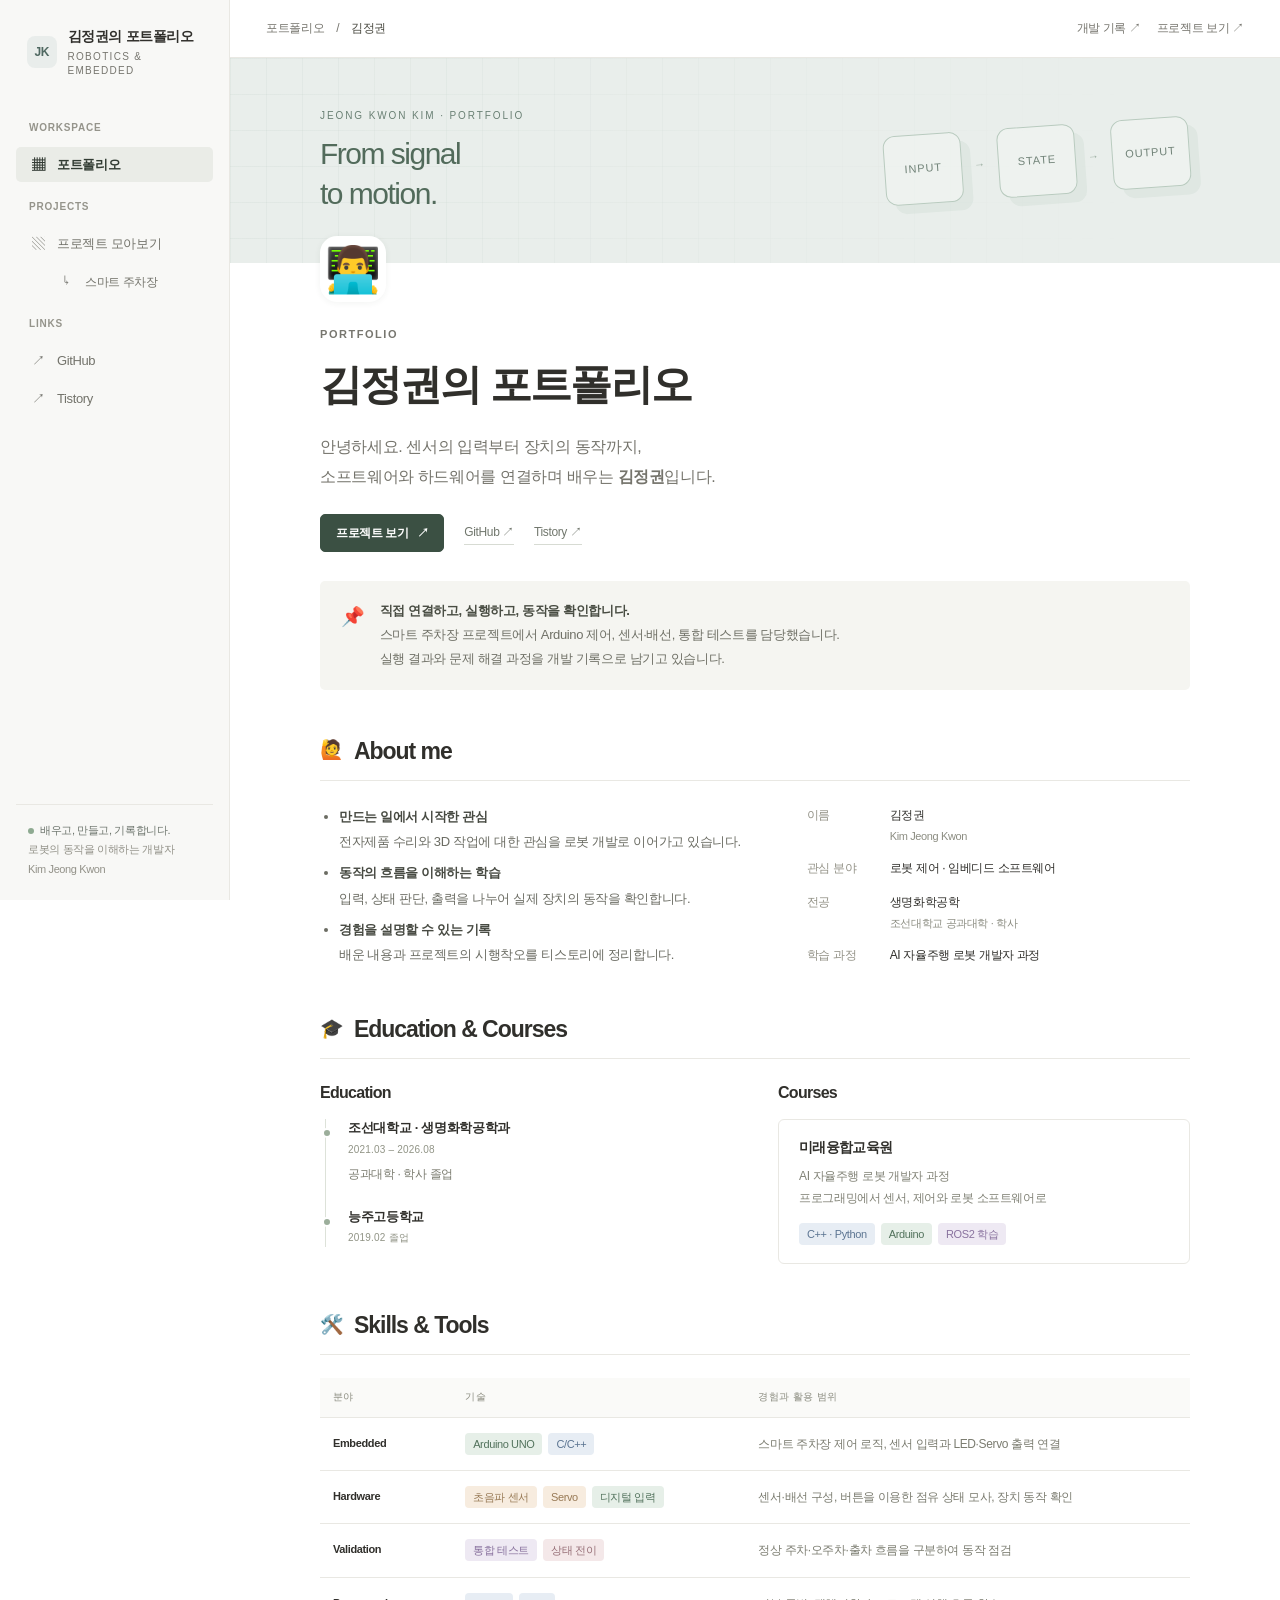
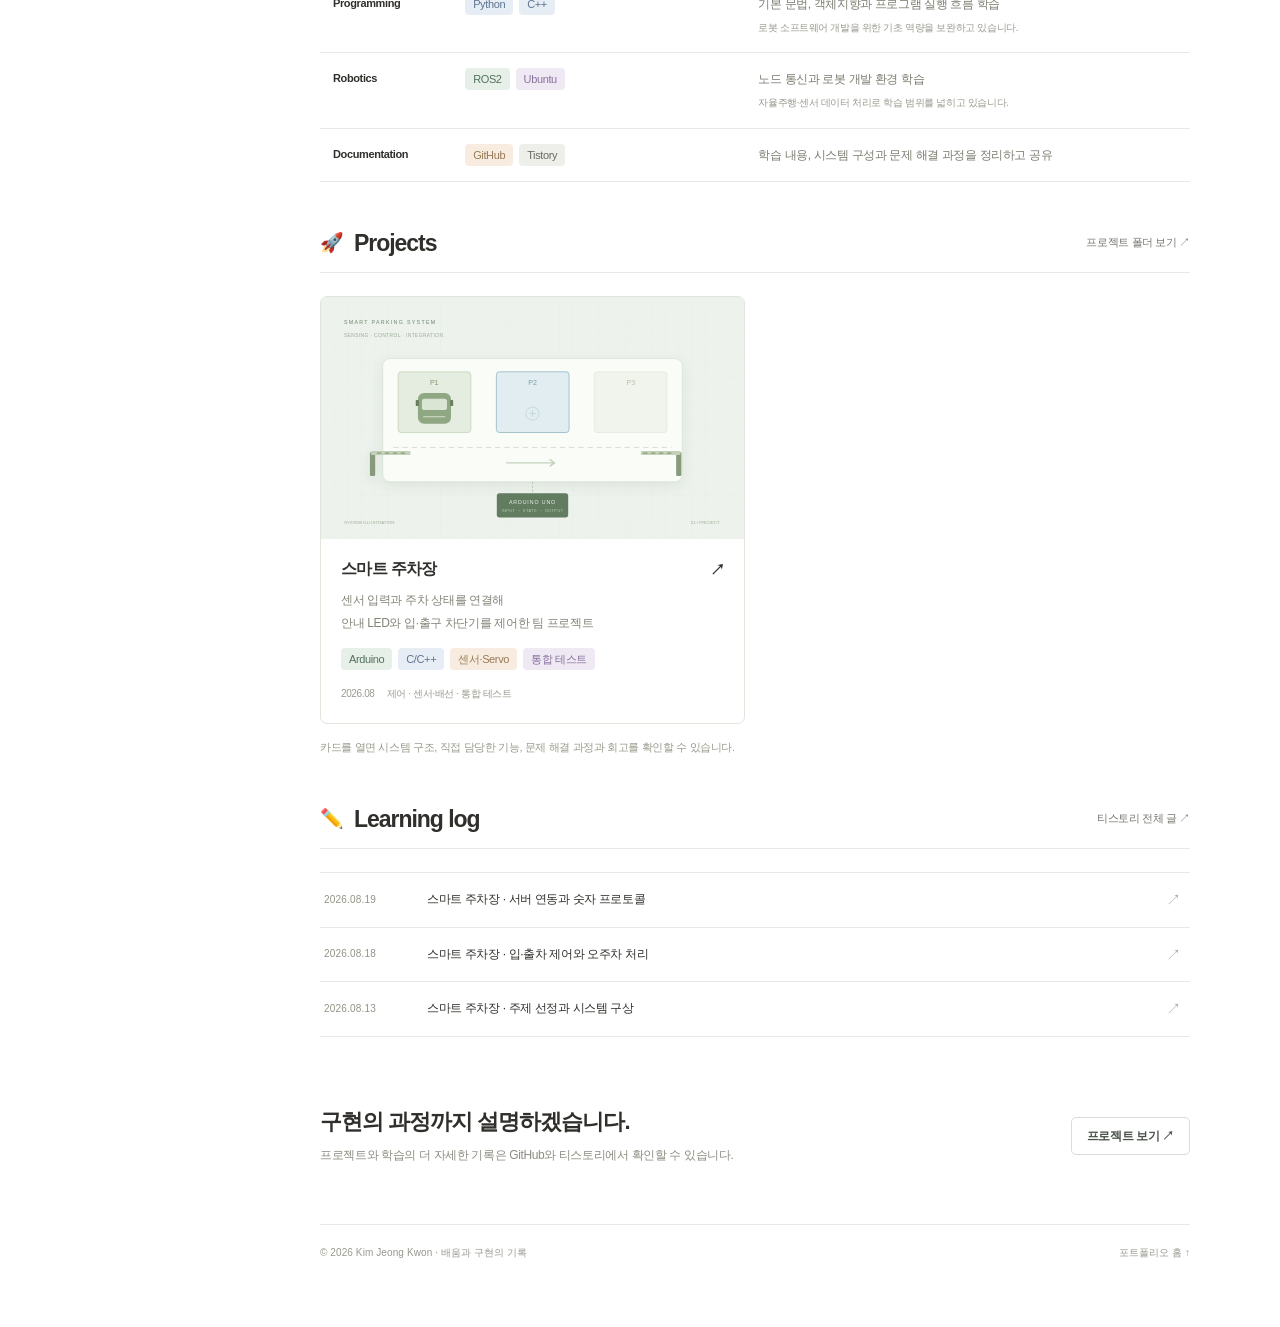
<file: index.html>
<!doctype html>
<html lang="ko">
  <head>
    <meta charset="utf-8" />
    <meta name="viewport" content="width=device-width,initial-scale=1" />
    <meta name="color-scheme" content="light" />
    <meta name="theme-color" content="#f8f8f6" />
    <meta
      name="description"
      content="김정권의 로봇 제어·임베디드 소프트웨어 개발 포트폴리오. Arduino 제어, 센서·배선, 스마트 주차장 통합 테스트 경험을 소개합니다."
    />
    <title>포트폴리오 · 김정권</title>
    <link rel="icon" href="./assets/favicon.svg" type="image/svg+xml" />
    <link rel="stylesheet" href="./assets/site.css" />
    <script src="./assets/site.js" defer></script>
  </head>
  <body>
    <a class="skip" href="#main">본문으로 이동</a>
    <aside class="sidebar" id="sidebar" aria-label="사이트 메뉴">
      <a class="brand" href="./index.html"
        ><span class="brand-mark">JK</span
        ><span>김정권의 포트폴리오<small>ROBOTICS & EMBEDDED</small></span></a
      >
      <div class="nav-label">WORKSPACE</div>
      <nav aria-label="페이지 목록">
        <a class="nav-link active" href="./index.html" aria-current="page"
          ><span class="nav-icon" aria-hidden="true">▦</span>포트폴리오</a
        >
        <div class="nav-label">PROJECTS</div>
        <a class="nav-link" href="./projects/"
          ><span class="nav-icon" aria-hidden="true">▧</span>프로젝트
          모아보기</a
        ><a class="nav-link nav-child" href="./projects/smart-parking.html"
          ><span class="nav-icon" aria-hidden="true">↳</span>스마트 주차장</a
        >
        <div class="nav-label">LINKS</div>
        <a class="nav-link" href="https://github.com/obloodobladeo-spec"
          ><span class="nav-icon" aria-hidden="true">↗</span>GitHub</a
        ><a class="nav-link" href="https://kjeongk.tistory.com/"
          ><span class="nav-icon" aria-hidden="true">↗</span>Tistory</a
        >
      </nav>
      <div class="sidebar-bottom">
        <span><i class="status-dot"></i>배우고, 만들고, 기록합니다.</span>로봇의
        동작을 이해하는 개발자<br />Kim Jeong Kwon
      </div>
    </aside>
    <div class="site-shell">
      <header class="topbar">
        <div class="breadcrumb">
          <button
            class="menu-toggle"
            type="button"
            aria-label="메뉴 열기"
            aria-controls="sidebar"
            aria-expanded="false"
            data-menu-toggle
          >
            ☰</button
          ><a href="./index.html">포트폴리오</a><span aria-hidden="true">/</span
          ><b>김정권</b>
        </div>
        <div class="top-actions">
          <a class="desktop-only" href="https://kjeongk.tistory.com/"
            >개발 기록 ↗</a
          ><a href="./projects/">프로젝트 보기 ↗</a>
        </div>
      </header>
      <div class="cover" aria-hidden="true">
        <div class="cover-inner">
          <div>
            <div class="cover-label">JEONG KWON KIM · PORTFOLIO</div>
            <div class="cover-words">From signal<br />to motion.</div>
          </div>
          <div class="cover-flow">
            <span>INPUT</span><i>→</i><span>STATE</span><i>→</i
            ><span>OUTPUT</span>
          </div>
        </div>
      </div>
      <main id="main" class="page">
        <div class="page-icon" aria-hidden="true">👨‍💻</div>
        <div class="page-title">
          <div class="eyebrow">PORTFOLIO</div>
          <h1>김정권의 포트폴리오</h1>
        </div>
        <p class="lead">
          안녕하세요. 센서의 입력부터 장치의 동작까지,<br />소프트웨어와
          하드웨어를 연결하며 배우는 <strong>김정권</strong>입니다.
        </p>
        <div class="hero-links">
          <a class="button solid" href="projects/"
            >프로젝트 보기 <span aria-hidden="true">↗</span></a
          ><a class="external" href="https://github.com/obloodobladeo-spec"
            >GitHub ↗</a
          ><a class="external" href="https://kjeongk.tistory.com/"
            >Tistory ↗</a
          >
        </div>
        <div class="callout">
          <span class="callout-icon" aria-hidden="true">📌</span>
          <div>
            <strong>직접 연결하고, 실행하고, 동작을 확인합니다.</strong>
            <p>
              스마트 주차장 프로젝트에서 Arduino 제어, 센서·배선, 통합 테스트를
              담당했습니다.<br />실행 결과와 문제 해결 과정을 개발 기록으로
              남기고 있습니다.
            </p>
          </div>
        </div>
        <section class="section" id="about">
          <div class="section-heading">
            <h2>
              <span class="section-symbol" aria-hidden="true">🙋</span>About me
            </h2>
          </div>
          <div class="two-column">
            <ul class="about-list">
              <li>
                <strong>만드는 일에서 시작한 관심</strong><br />전자제품 수리와
                3D 작업에 대한 관심을 로봇 개발로 이어가고 있습니다.
              </li>
              <li>
                <strong>동작의 흐름을 이해하는 학습</strong><br />입력, 상태
                판단, 출력을 나누어 실제 장치의 동작을 확인합니다.
              </li>
              <li>
                <strong>경험을 설명할 수 있는 기록</strong><br />배운 내용과
                프로젝트의 시행착오를 티스토리에 정리합니다.
              </li>
            </ul>
            <dl class="profile-list">
              <dt>이름</dt>
              <dd>김정권 <span class="sub">Kim Jeong Kwon</span></dd>
              <dt>관심 분야</dt>
              <dd>로봇 제어 · 임베디드 소프트웨어</dd>
              <dt>전공</dt>
              <dd>
                생명화학공학 <span class="sub">조선대학교 공과대학 · 학사</span>
              </dd>
              <dt>학습 과정</dt>
              <dd>AI 자율주행 로봇 개발자 과정</dd>
            </dl>
          </div>
        </section>
        <section class="section" id="education">
          <div class="section-heading">
            <h2>
              <span class="section-symbol" aria-hidden="true">🎓</span>Education
              & Courses
            </h2>
          </div>
          <div class="two-column equal">
            <div>
              <h3 class="subhead">Education</h3>
              <div class="timeline">
                <div class="timeline-item">
                  <h3>조선대학교 · 생명화학공학과</h3>
                  <span class="date">2021.03 – 2026.08</span>
                  <p>공과대학 · 학사 졸업</p>
                </div>
                <div class="timeline-item">
                  <h3>능주고등학교</h3>
                  <span class="date">2019.02 졸업</span>
                </div>
              </div>
            </div>
            <div>
              <h3 class="subhead">Courses</h3>
              <div class="learning">
                <h3>미래융합교육원</h3>
                <p>
                  AI 자율주행 로봇 개발자 과정<br />프로그래밍에서 센서, 제어와
                  로봇 소프트웨어로
                </p>
                <div class="tag-list">
                  <span class="tag blue">C++ · Python</span
                  ><span class="tag green">Arduino</span
                  ><span class="tag purple">ROS2 학습</span>
                </div>
              </div>
            </div>
          </div>
        </section>
        <section class="section" id="skills">
          <div class="section-heading">
            <h2>
              <span class="section-symbol" aria-hidden="true">🛠️</span>Skills &
              Tools
            </h2>
          </div>
          <div class="table-wrap">
            <table class="skills-table">
              <thead>
                <tr>
                  <th scope="col">분야</th>
                  <th scope="col">기술</th>
                  <th scope="col">경험과 활용 범위</th>
                </tr>
              </thead>
              <tbody>
                <tr>
                  <td>Embedded</td>
                  <td>
                    <div class="tag-list">
                      <span class="tag green">Arduino UNO</span
                      ><span class="tag blue">C/C++</span>
                    </div>
                  </td>
                  <td>
                    스마트 주차장 제어 로직, 센서 입력과 LED·Servo 출력 연결
                  </td>
                </tr>
                <tr>
                  <td>Hardware</td>
                  <td>
                    <div class="tag-list">
                      <span class="tag orange">초음파 센서</span
                      ><span class="tag orange">Servo</span
                      ><span class="tag green">디지털 입력</span>
                    </div>
                  </td>
                  <td>
                    센서·배선 구성, 버튼을 이용한 점유 상태 모사, 장치 동작 확인
                  </td>
                </tr>
                <tr>
                  <td>Validation</td>
                  <td>
                    <div class="tag-list">
                      <span class="tag purple">통합 테스트</span
                      ><span class="tag pink">상태 전이</span>
                    </div>
                  </td>
                  <td>정상 주차·오주차·출차 흐름을 구분하여 동작 점검</td>
                </tr>
                <tr>
                  <td>Programming</td>
                  <td>
                    <div class="tag-list">
                      <span class="tag blue">Python</span
                      ><span class="tag blue">C++</span>
                    </div>
                  </td>
                  <td>
                    기본 문법, 객체지향과 프로그램 실행 흐름 학습<small
                      >로봇 소프트웨어 개발을 위한 기초 역량을 보완하고
                      있습니다.</small
                    >
                  </td>
                </tr>
                <tr>
                  <td>Robotics</td>
                  <td>
                    <div class="tag-list">
                      <span class="tag green">ROS2</span
                      ><span class="tag purple">Ubuntu</span>
                    </div>
                  </td>
                  <td>
                    노드 통신과 로봇 개발 환경 학습<small
                      >자율주행·센서 데이터 처리로 학습 범위를 넓히고
                      있습니다.</small
                    >
                  </td>
                </tr>
                <tr>
                  <td>Documentation</td>
                  <td>
                    <div class="tag-list">
                      <span class="tag orange">GitHub</span
                      ><span class="tag">Tistory</span>
                    </div>
                  </td>
                  <td>
                    학습 내용, 시스템 구성과 문제 해결 과정을 정리하고 공유
                  </td>
                </tr>
              </tbody>
            </table>
          </div>
        </section>
        <section class="section" id="projects">
          <div class="section-heading">
            <h2>
              <span class="section-symbol" aria-hidden="true">🚀</span>Projects
            </h2>
            <a href="projects/">프로젝트 폴더 보기 ↗</a>
          </div>
          <div class="project-grid">
            <a class="project-card" href="./projects/smart-parking.html"
              ><div class="project-cover">
                <img
                  src="./assets/parking-overview.svg"
                  alt="3개 주차면과 Arduino 제어부를 표현한 스마트 주차장 구성 그림"
                  width="960"
                  height="550"
                />
              </div>
              <div class="project-card-body">
                <h3>
                  스마트 주차장 <span class="arrow" aria-hidden="true">↗</span>
                </h3>
                <p>
                  센서 입력과 주차 상태를 연결해<br />안내 LED와 입·출구
                  차단기를 제어한 팀 프로젝트
                </p>
                <div class="tag-list">
                  <span class="tag green">Arduino</span
                  ><span class="tag blue">C/C++</span
                  ><span class="tag orange">센서·Servo</span
                  ><span class="tag purple">통합 테스트</span>
                </div>
                <div class="project-meta">
                  <span>2026.08</span
                  ><span>제어 · 센서·배선 · 통합 테스트</span>
                </div>
              </div></a
            >
          </div>
          <p class="note">
            카드를 열면 시스템 구조, 직접 담당한 기능, 문제 해결 과정과 회고를
            확인할 수 있습니다.
          </p>
        </section>
        <section class="section" id="log">
          <div class="section-heading">
            <h2>
              <span class="section-symbol" aria-hidden="true">✏️</span>Learning
              log
            </h2>
            <a href="https://kjeongk.tistory.com/">티스토리 전체 글 ↗</a>
          </div>
          <div class="notes-list">
            <a class="note-row" href="https://kjeongk.tistory.com/17"
              ><time datetime="2026-08-19">2026.08.19</time
              ><strong>스마트 주차장 · 서버 연동과 숫자 프로토콜</strong
              ><span class="arrow" aria-hidden="true">↗</span></a
            ><a class="note-row" href="https://kjeongk.tistory.com/16"
              ><time datetime="2026-08-18">2026.08.18</time
              ><strong>스마트 주차장 · 입·출차 제어와 오주차 처리</strong
              ><span class="arrow" aria-hidden="true">↗</span></a
            ><a class="note-row" href="https://kjeongk.tistory.com/15"
              ><time datetime="2026-08-13">2026.08.13</time
              ><strong>스마트 주차장 · 주제 선정과 시스템 구상</strong
              ><span class="arrow" aria-hidden="true">↗</span></a
            >
          </div>
        </section>
        <section class="section" id="contact">
          <div class="contact-block">
            <div>
              <h2>구현의 과정까지 설명하겠습니다.</h2>
              <p>
                프로젝트와 학습의 더 자세한 기록은 GitHub와 티스토리에서 확인할
                수 있습니다.
              </p>
            </div>
            <a class="button" href="projects/">프로젝트 보기 ↗</a>
          </div>
        </section>
        <footer class="footer">
          <span>© 2026 Kim Jeong Kwon · 배움과 구현의 기록</span
          ><a href="./index.html">포트폴리오 홈 ↑</a>
        </footer>
      </main>
    </div>
  </body>
</html>
</file>
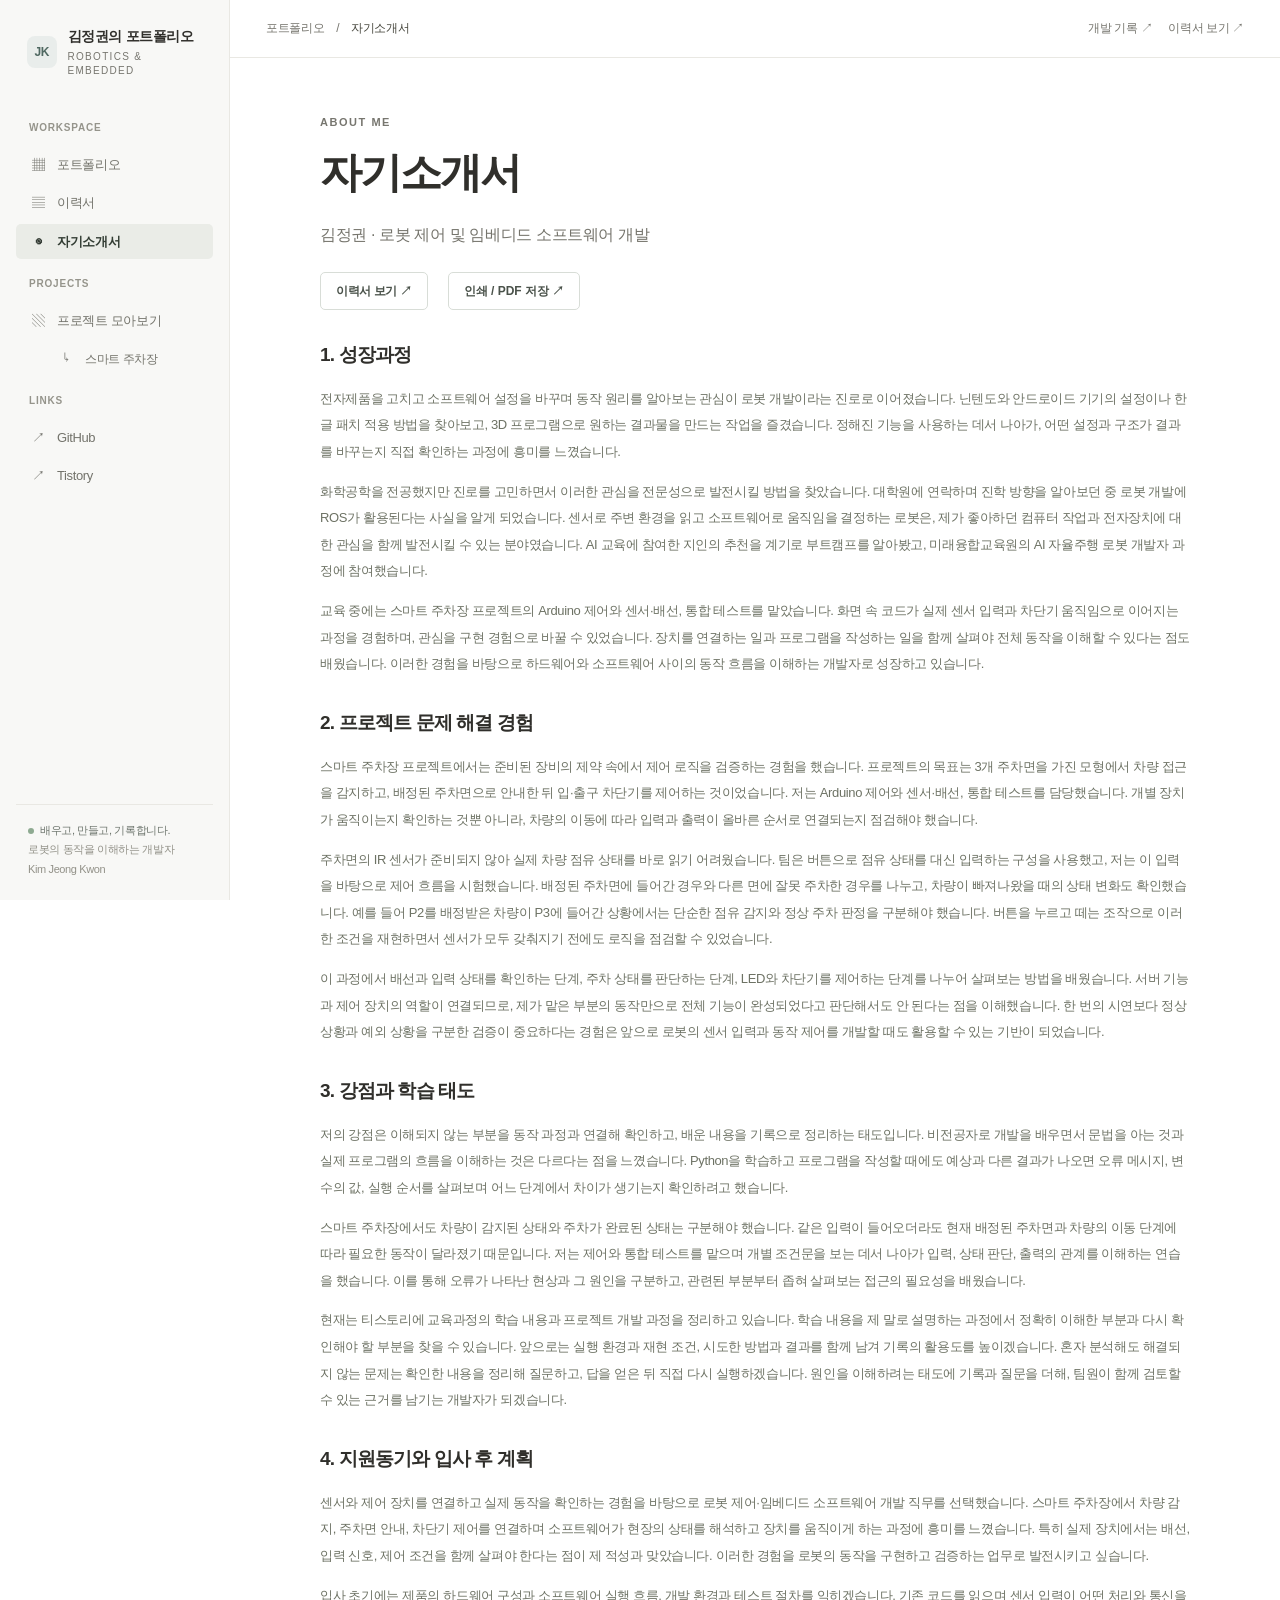
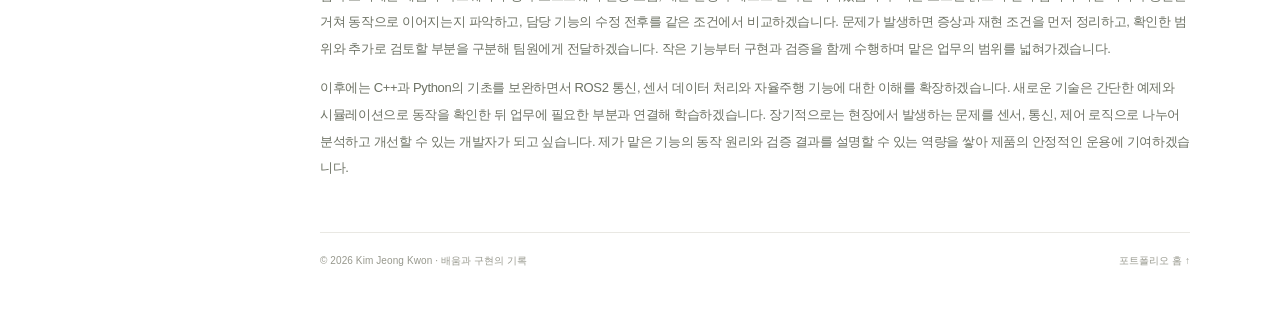
<file: about/index.html>
<!doctype html>
<html lang="ko">
  <head>
    <meta charset="utf-8" />
    <meta name="viewport" content="width=device-width,initial-scale=1" />
    <meta name="color-scheme" content="light" />
    <meta name="theme-color" content="#f8f8f6" />
    <meta
      name="description"
      content="김정권의 로봇 제어·임베디드 소프트웨어 개발 포트폴리오. Arduino 제어, 센서·배선, 스마트 주차장 통합 테스트 경험을 소개합니다."
    />
    <title>자기소개서 · 김정권</title>
    <link rel="icon" href="../assets/favicon.svg" type="image/svg+xml" />
    <link rel="stylesheet" href="../assets/site.css" />
    <script src="../assets/site.js" defer></script>
  </head>
  <body>
    <a class="skip" href="#main">본문으로 이동</a>
    <aside class="sidebar" id="sidebar" aria-label="사이트 메뉴">
      <a class="brand" href="../index.html"
        ><span class="brand-mark">JK</span
        ><span>김정권의 포트폴리오<small>ROBOTICS & EMBEDDED</small></span></a
      >
      <div class="nav-label">WORKSPACE</div>
      <nav aria-label="페이지 목록">
        <a class="nav-link" href="../index.html"
          ><span class="nav-icon" aria-hidden="true">▦</span>포트폴리오</a
        ><a class="nav-link" href="../resume/"
          ><span class="nav-icon" aria-hidden="true">▤</span>이력서</a
        ><a class="nav-link active" href="../about/" aria-current="page"
          ><span class="nav-icon" aria-hidden="true">◉</span>자기소개서</a
        >
        <div class="nav-label">PROJECTS</div>
        <a class="nav-link" href="../projects/"
          ><span class="nav-icon" aria-hidden="true">▧</span>프로젝트
          모아보기</a
        ><a class="nav-link nav-child" href="../projects/smart-parking.html"
          ><span class="nav-icon" aria-hidden="true">↳</span>스마트 주차장</a
        >
        <div class="nav-label">LINKS</div>
        <a class="nav-link" href="https://github.com/obloodobladeo-spec"
          ><span class="nav-icon" aria-hidden="true">↗</span>GitHub</a
        ><a class="nav-link" href="https://kjeongk.tistory.com/"
          ><span class="nav-icon" aria-hidden="true">↗</span>Tistory</a
        >
      </nav>
      <div class="sidebar-bottom">
        <span><i class="status-dot"></i>배우고, 만들고, 기록합니다.</span>로봇의
        동작을 이해하는 개발자<br />Kim Jeong Kwon
      </div>
    </aside>
    <div class="site-shell">
      <header class="topbar">
        <div class="breadcrumb">
          <button
            class="menu-toggle"
            type="button"
            aria-label="메뉴 열기"
            aria-controls="sidebar"
            aria-expanded="false"
            data-menu-toggle
          >
            ☰</button
          ><a href="../index.html">포트폴리오</a
          ><span aria-hidden="true">/</span><b>자기소개서</b>
        </div>
        <div class="top-actions">
          <a class="desktop-only" href="https://kjeongk.tistory.com/"
            >개발 기록 ↗</a
          ><a href="../resume/">이력서 보기 ↗</a>
        </div>
      </header>
      <main id="main" class="page no-cover">
        <div class="page-title">
          <div class="eyebrow">ABOUT ME</div>
          <h1>자기소개서</h1>
        </div>
        <p class="lead">김정권 · 로봇 제어 및 임베디드 소프트웨어 개발</p>
        <div class="hero-links screen-only">
          <a class="button" href="../resume/">이력서 보기 ↗</a
          ><button class="button" data-print type="button">
            인쇄 / PDF 저장 ↗
          </button>
        </div>
        <section class="essay-section">
          <h2>1. 성장과정</h2>
          <p>
            전자제품을 고치고 소프트웨어 설정을 바꾸며 동작 원리를 알아보는
            관심이 로봇 개발이라는 진로로 이어졌습니다. 닌텐도와 안드로이드
            기기의 설정이나 한글 패치 적용 방법을 찾아보고, 3D 프로그램으로
            원하는 결과물을 만드는 작업을 즐겼습니다. 정해진 기능을 사용하는
            데서 나아가, 어떤 설정과 구조가 결과를 바꾸는지 직접 확인하는 과정에
            흥미를 느꼈습니다.
          </p>
          <p>
            화학공학을 전공했지만 진로를 고민하면서 이러한 관심을 전문성으로
            발전시킬 방법을 찾았습니다. 대학원에 연락하며 진학 방향을 알아보던
            중 로봇 개발에 ROS가 활용된다는 사실을 알게 되었습니다. 센서로 주변
            환경을 읽고 소프트웨어로 움직임을 결정하는 로봇은, 제가 좋아하던
            컴퓨터 작업과 전자장치에 대한 관심을 함께 발전시킬 수 있는
            분야였습니다. AI 교육에 참여한 지인의 추천을 계기로 부트캠프를
            알아봤고, 미래융합교육원의 AI 자율주행 로봇 개발자 과정에
            참여했습니다.
          </p>
          <p>
            교육 중에는 스마트 주차장 프로젝트의 Arduino 제어와 센서·배선, 통합
            테스트를 맡았습니다. 화면 속 코드가 실제 센서 입력과 차단기
            움직임으로 이어지는 과정을 경험하며, 관심을 구현 경험으로 바꿀 수
            있었습니다. 장치를 연결하는 일과 프로그램을 작성하는 일을 함께
            살펴야 전체 동작을 이해할 수 있다는 점도 배웠습니다. 이러한 경험을
            바탕으로 하드웨어와 소프트웨어 사이의 동작 흐름을 이해하는 개발자로
            성장하고 있습니다.
          </p>
        </section>
        <section class="essay-section">
          <h2>2. 프로젝트 문제 해결 경험</h2>
          <p>
            스마트 주차장 프로젝트에서는 준비된 장비의 제약 속에서 제어 로직을
            검증하는 경험을 했습니다. 프로젝트의 목표는 3개 주차면을 가진
            모형에서 차량 접근을 감지하고, 배정된 주차면으로 안내한 뒤 입·출구
            차단기를 제어하는 것이었습니다. 저는 Arduino 제어와 센서·배선, 통합
            테스트를 담당했습니다. 개별 장치가 움직이는지 확인하는 것뿐 아니라,
            차량의 이동에 따라 입력과 출력이 올바른 순서로 연결되는지 점검해야
            했습니다.
          </p>
          <p>
            주차면의 IR 센서가 준비되지 않아 실제 차량 점유 상태를 바로 읽기
            어려웠습니다. 팀은 버튼으로 점유 상태를 대신 입력하는 구성을
            사용했고, 저는 이 입력을 바탕으로 제어 흐름을 시험했습니다. 배정된
            주차면에 들어간 경우와 다른 면에 잘못 주차한 경우를 나누고, 차량이
            빠져나왔을 때의 상태 변화도 확인했습니다. 예를 들어 P2를 배정받은
            차량이 P3에 들어간 상황에서는 단순한 점유 감지와 정상 주차 판정을
            구분해야 했습니다. 버튼을 누르고 떼는 조작으로 이러한 조건을
            재현하면서 센서가 모두 갖춰지기 전에도 로직을 점검할 수 있었습니다.
          </p>
          <p>
            이 과정에서 배선과 입력 상태를 확인하는 단계, 주차 상태를 판단하는
            단계, LED와 차단기를 제어하는 단계를 나누어 살펴보는 방법을
            배웠습니다. 서버 기능과 제어 장치의 역할이 연결되므로, 제가 맡은
            부분의 동작만으로 전체 기능이 완성되었다고 판단해서도 안 된다는 점을
            이해했습니다. 한 번의 시연보다 정상 상황과 예외 상황을 구분한 검증이
            중요하다는 경험은 앞으로 로봇의 센서 입력과 동작 제어를 개발할 때도
            활용할 수 있는 기반이 되었습니다.
          </p>
        </section>
        <section class="essay-section">
          <h2>3. 강점과 학습 태도</h2>
          <p>
            저의 강점은 이해되지 않는 부분을 동작 과정과 연결해 확인하고, 배운
            내용을 기록으로 정리하는 태도입니다. 비전공자로 개발을 배우면서
            문법을 아는 것과 실제 프로그램의 흐름을 이해하는 것은 다르다는 점을
            느꼈습니다. Python을 학습하고 프로그램을 작성할 때에도 예상과 다른
            결과가 나오면 오류 메시지, 변수의 값, 실행 순서를 살펴보며 어느
            단계에서 차이가 생기는지 확인하려고 했습니다.
          </p>
          <p>
            스마트 주차장에서도 차량이 감지된 상태와 주차가 완료된 상태는
            구분해야 했습니다. 같은 입력이 들어오더라도 현재 배정된 주차면과
            차량의 이동 단계에 따라 필요한 동작이 달라졌기 때문입니다. 저는
            제어와 통합 테스트를 맡으며 개별 조건문을 보는 데서 나아가 입력,
            상태 판단, 출력의 관계를 이해하는 연습을 했습니다. 이를 통해 오류가
            나타난 현상과 그 원인을 구분하고, 관련된 부분부터 좁혀 살펴보는
            접근의 필요성을 배웠습니다.
          </p>
          <p>
            현재는 티스토리에 교육과정의 학습 내용과 프로젝트 개발 과정을
            정리하고 있습니다. 학습 내용을 제 말로 설명하는 과정에서 정확히
            이해한 부분과 다시 확인해야 할 부분을 찾을 수 있습니다. 앞으로는
            실행 환경과 재현 조건, 시도한 방법과 결과를 함께 남겨 기록의
            활용도를 높이겠습니다. 혼자 분석해도 해결되지 않는 문제는 확인한
            내용을 정리해 질문하고, 답을 얻은 뒤 직접 다시 실행하겠습니다.
            원인을 이해하려는 태도에 기록과 질문을 더해, 팀원이 함께 검토할 수
            있는 근거를 남기는 개발자가 되겠습니다.
          </p>
        </section>
        <section class="essay-section">
          <h2>4. 지원동기와 입사 후 계획</h2>
          <p>
            센서와 제어 장치를 연결하고 실제 동작을 확인하는 경험을 바탕으로
            로봇 제어·임베디드 소프트웨어 개발 직무를 선택했습니다. 스마트
            주차장에서 차량 감지, 주차면 안내, 차단기 제어를 연결하며
            소프트웨어가 현장의 상태를 해석하고 장치를 움직이게 하는 과정에
            흥미를 느꼈습니다. 특히 실제 장치에서는 배선, 입력 신호, 제어 조건을
            함께 살펴야 한다는 점이 제 적성과 맞았습니다. 이러한 경험을 로봇의
            동작을 구현하고 검증하는 업무로 발전시키고 싶습니다.
          </p>
          <p>
            입사 초기에는 제품의 하드웨어 구성과 소프트웨어 실행 흐름, 개발
            환경과 테스트 절차를 익히겠습니다. 기존 코드를 읽으며 센서 입력이
            어떤 처리와 통신을 거쳐 동작으로 이어지는지 파악하고, 담당 기능의
            수정 전후를 같은 조건에서 비교하겠습니다. 문제가 발생하면 증상과
            재현 조건을 먼저 정리하고, 확인한 범위와 추가로 검토할 부분을 구분해
            팀원에게 전달하겠습니다. 작은 기능부터 구현과 검증을 함께 수행하며
            맡은 업무의 범위를 넓혀가겠습니다.
          </p>
          <p>
            이후에는 C++과 Python의 기초를 보완하면서 ROS2 통신, 센서 데이터
            처리와 자율주행 기능에 대한 이해를 확장하겠습니다. 새로운 기술은
            간단한 예제와 시뮬레이션으로 동작을 확인한 뒤 업무에 필요한 부분과
            연결해 학습하겠습니다. 장기적으로는 현장에서 발생하는 문제를 센서,
            통신, 제어 로직으로 나누어 분석하고 개선할 수 있는 개발자가 되고
            싶습니다. 제가 맡은 기능의 동작 원리와 검증 결과를 설명할 수 있는
            역량을 쌓아 제품의 안정적인 운용에 기여하겠습니다.
          </p>
        </section>
        <footer class="footer">
          <span>© 2026 Kim Jeong Kwon · 배움과 구현의 기록</span
          ><a href="../index.html">포트폴리오 홈 ↑</a>
        </footer>
      </main>
    </div>
  </body>
</html>
</file>
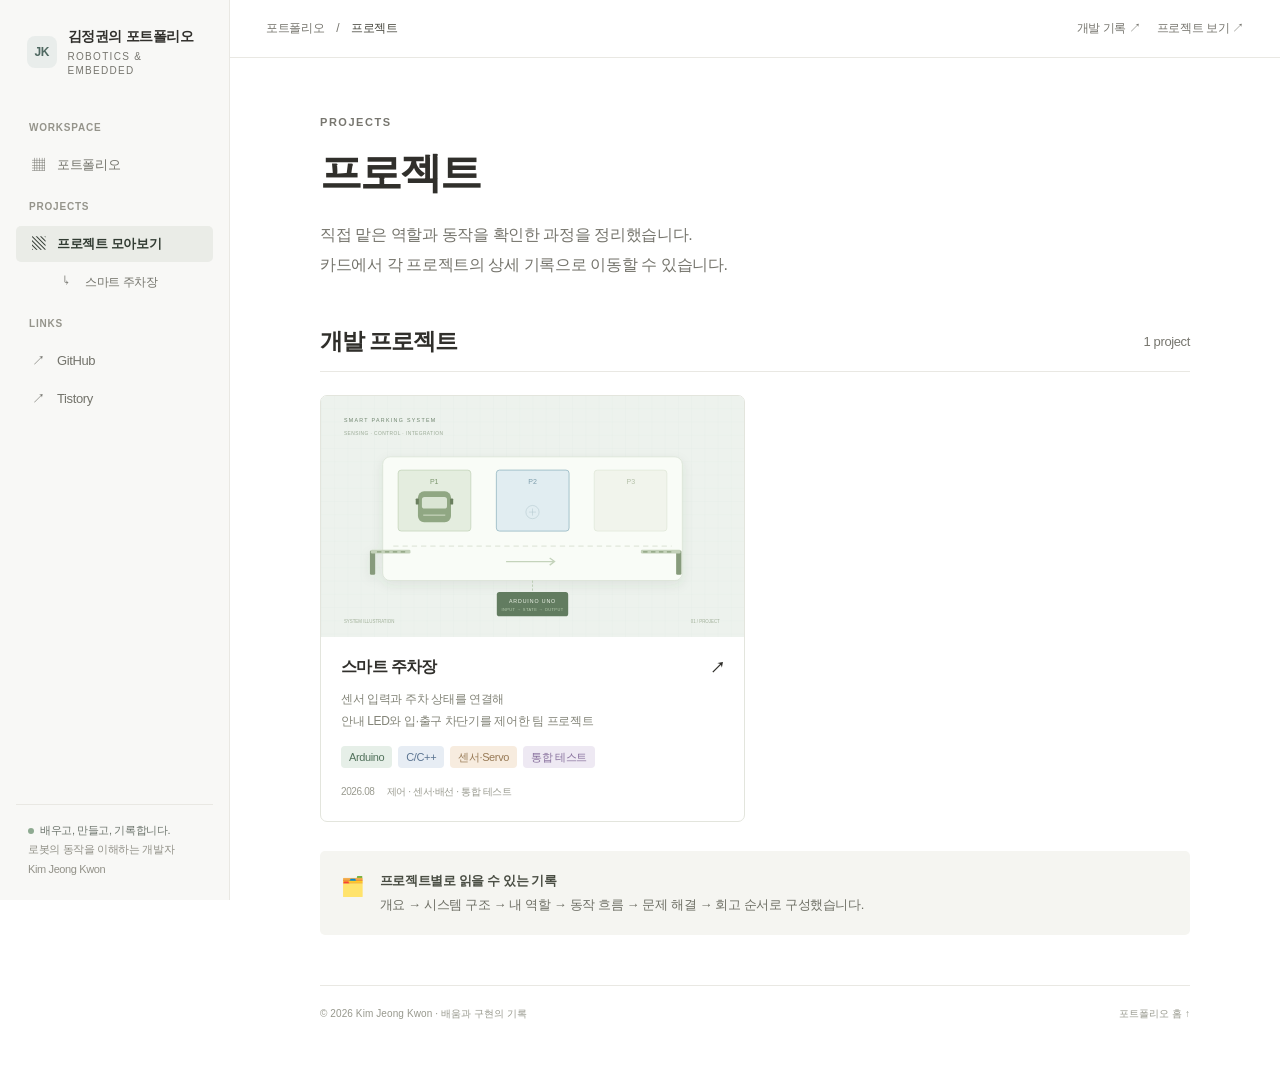
<file: projects/index.html>
<!doctype html>
<html lang="ko">
  <head>
    <meta charset="utf-8" />
    <meta name="viewport" content="width=device-width,initial-scale=1" />
    <meta name="color-scheme" content="light" />
    <meta name="theme-color" content="#f8f8f6" />
    <meta
      name="description"
      content="김정권의 로봇 제어·임베디드 소프트웨어 개발 포트폴리오. Arduino 제어, 센서·배선, 스마트 주차장 통합 테스트 경험을 소개합니다."
    />
    <title>프로젝트 · 김정권</title>
    <link rel="icon" href="../assets/favicon.svg" type="image/svg+xml" />
    <link rel="stylesheet" href="../assets/site.css" />
    <script src="../assets/site.js" defer></script>
  </head>
  <body>
    <a class="skip" href="#main">본문으로 이동</a>
    <aside class="sidebar" id="sidebar" aria-label="사이트 메뉴">
      <a class="brand" href="../index.html"
        ><span class="brand-mark">JK</span
        ><span>김정권의 포트폴리오<small>ROBOTICS & EMBEDDED</small></span></a
      >
      <div class="nav-label">WORKSPACE</div>
      <nav aria-label="페이지 목록">
        <a class="nav-link" href="../index.html"
          ><span class="nav-icon" aria-hidden="true">▦</span>포트폴리오</a
        >
        <div class="nav-label">PROJECTS</div>
        <a class="nav-link active" href="../projects/" aria-current="page"
          ><span class="nav-icon" aria-hidden="true">▧</span>프로젝트
          모아보기</a
        ><a class="nav-link nav-child" href="../projects/smart-parking.html"
          ><span class="nav-icon" aria-hidden="true">↳</span>스마트 주차장</a
        >
        <div class="nav-label">LINKS</div>
        <a class="nav-link" href="https://github.com/obloodobladeo-spec"
          ><span class="nav-icon" aria-hidden="true">↗</span>GitHub</a
        ><a class="nav-link" href="https://kjeongk.tistory.com/"
          ><span class="nav-icon" aria-hidden="true">↗</span>Tistory</a
        >
      </nav>
      <div class="sidebar-bottom">
        <span><i class="status-dot"></i>배우고, 만들고, 기록합니다.</span>로봇의
        동작을 이해하는 개발자<br />Kim Jeong Kwon
      </div>
    </aside>
    <div class="site-shell">
      <header class="topbar">
        <div class="breadcrumb">
          <button
            class="menu-toggle"
            type="button"
            aria-label="메뉴 열기"
            aria-controls="sidebar"
            aria-expanded="false"
            data-menu-toggle
          >
            ☰</button
          ><a href="../index.html">포트폴리오</a
          ><span aria-hidden="true">/</span><b>프로젝트</b>
        </div>
        <div class="top-actions">
          <a class="desktop-only" href="https://kjeongk.tistory.com/"
            >개발 기록 ↗</a
          ><a href="../projects/">프로젝트 보기 ↗</a>
        </div>
      </header>
      <main id="main" class="page no-cover">
        <div class="page-title">
          <div class="eyebrow">PROJECTS</div>
          <h1>프로젝트</h1>
        </div>
        <p class="lead">
          직접 맡은 역할과 동작을 확인한 과정을 정리했습니다.<br />카드에서 각
          프로젝트의 상세 기록으로 이동할 수 있습니다.
        </p>
        <section class="section">
          <div class="section-heading">
            <h2>개발 프로젝트</h2>
            <span class="small muted">1 project</span>
          </div>
          <div class="project-grid">
            <a class="project-card" href="../projects/smart-parking.html"
              ><div class="project-cover">
                <img
                  src="../assets/parking-overview.svg"
                  alt="3개 주차면과 Arduino 제어부를 표현한 스마트 주차장 구성 그림"
                  width="960"
                  height="550"
                />
              </div>
              <div class="project-card-body">
                <h3>
                  스마트 주차장 <span class="arrow" aria-hidden="true">↗</span>
                </h3>
                <p>
                  센서 입력과 주차 상태를 연결해<br />안내 LED와 입·출구
                  차단기를 제어한 팀 프로젝트
                </p>
                <div class="tag-list">
                  <span class="tag green">Arduino</span
                  ><span class="tag blue">C/C++</span
                  ><span class="tag orange">센서·Servo</span
                  ><span class="tag purple">통합 테스트</span>
                </div>
                <div class="project-meta">
                  <span>2026.08</span
                  ><span>제어 · 센서·배선 · 통합 테스트</span>
                </div>
              </div></a
            >
          </div>
        </section>
        <div class="callout">
          <span class="callout-icon" aria-hidden="true">🗂️</span>
          <div>
            <strong>프로젝트별로 읽을 수 있는 기록</strong>
            <p>
              개요 → 시스템 구조 → 내 역할 → 동작 흐름 → 문제 해결 → 회고 순서로
              구성했습니다.
            </p>
          </div>
        </div>
        <footer class="footer">
          <span>© 2026 Kim Jeong Kwon · 배움과 구현의 기록</span
          ><a href="../index.html">포트폴리오 홈 ↑</a>
        </footer>
      </main>
    </div>
  </body>
</html>
</file>
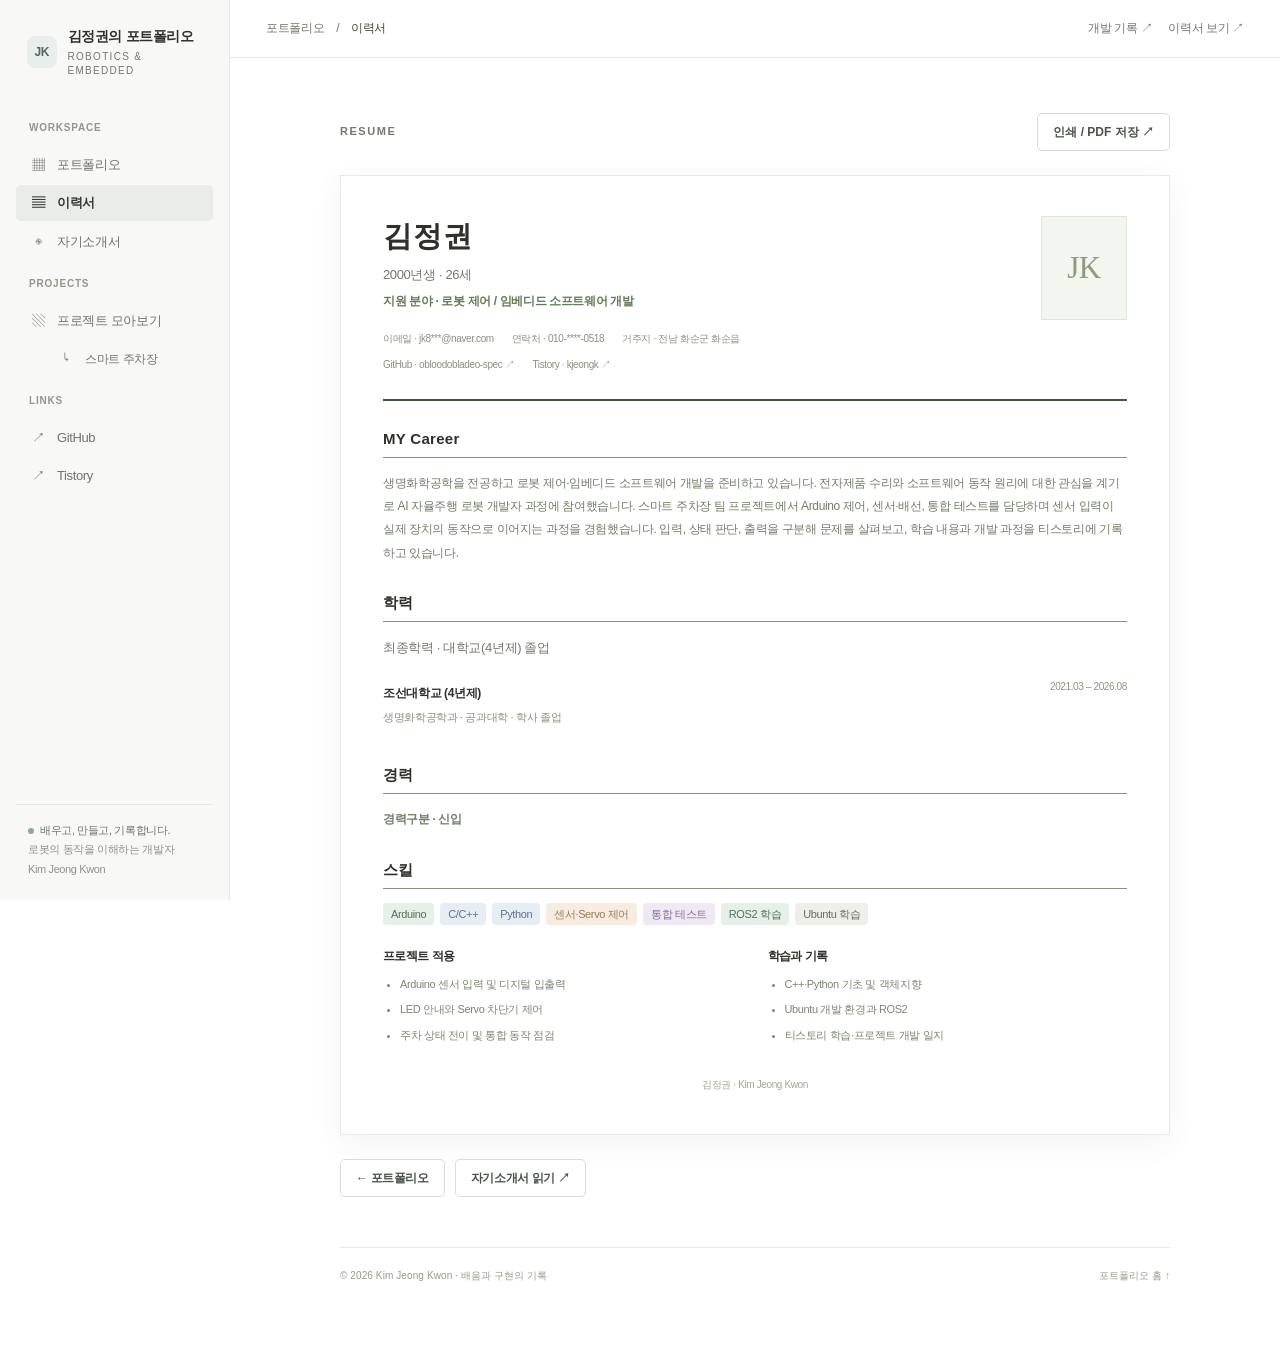
<file: resume/index.html>
<!doctype html>
<html lang="ko">
  <head>
    <meta charset="utf-8" />
    <meta name="viewport" content="width=device-width,initial-scale=1" />
    <meta name="color-scheme" content="light" />
    <meta name="theme-color" content="#f8f8f6" />
    <meta
      name="description"
      content="김정권의 로봇 제어·임베디드 소프트웨어 개발 포트폴리오. Arduino 제어, 센서·배선, 스마트 주차장 통합 테스트 경험을 소개합니다."
    />
    <title>이력서 · 김정권</title>
    <link rel="icon" href="../assets/favicon.svg" type="image/svg+xml" />
    <link rel="stylesheet" href="../assets/site.css" />
    <script src="../assets/site.js" defer></script>
  </head>
  <body>
    <a class="skip" href="#main">본문으로 이동</a>
    <aside class="sidebar" id="sidebar" aria-label="사이트 메뉴">
      <a class="brand" href="../index.html"
        ><span class="brand-mark">JK</span
        ><span>김정권의 포트폴리오<small>ROBOTICS & EMBEDDED</small></span></a
      >
      <div class="nav-label">WORKSPACE</div>
      <nav aria-label="페이지 목록">
        <a class="nav-link" href="../index.html"
          ><span class="nav-icon" aria-hidden="true">▦</span>포트폴리오</a
        ><a class="nav-link active" href="../resume/" aria-current="page"
          ><span class="nav-icon" aria-hidden="true">▤</span>이력서</a
        ><a class="nav-link" href="../about/"
          ><span class="nav-icon" aria-hidden="true">◉</span>자기소개서</a
        >
        <div class="nav-label">PROJECTS</div>
        <a class="nav-link" href="../projects/"
          ><span class="nav-icon" aria-hidden="true">▧</span>프로젝트
          모아보기</a
        ><a class="nav-link nav-child" href="../projects/smart-parking.html"
          ><span class="nav-icon" aria-hidden="true">↳</span>스마트 주차장</a
        >
        <div class="nav-label">LINKS</div>
        <a class="nav-link" href="https://github.com/obloodobladeo-spec"
          ><span class="nav-icon" aria-hidden="true">↗</span>GitHub</a
        ><a class="nav-link" href="https://kjeongk.tistory.com/"
          ><span class="nav-icon" aria-hidden="true">↗</span>Tistory</a
        >
      </nav>
      <div class="sidebar-bottom">
        <span><i class="status-dot"></i>배우고, 만들고, 기록합니다.</span>로봇의
        동작을 이해하는 개발자<br />Kim Jeong Kwon
      </div>
    </aside>
    <div class="site-shell">
      <header class="topbar">
        <div class="breadcrumb">
          <button
            class="menu-toggle"
            type="button"
            aria-label="메뉴 열기"
            aria-controls="sidebar"
            aria-expanded="false"
            data-menu-toggle
          >
            ☰</button
          ><a href="../index.html">포트폴리오</a
          ><span aria-hidden="true">/</span><b>이력서</b>
        </div>
        <div class="top-actions">
          <a class="desktop-only" href="https://kjeongk.tistory.com/"
            >개발 기록 ↗</a
          ><a href="../resume/">이력서 보기 ↗</a>
        </div>
      </header>
      <main id="main" class="page no-cover resume-page">
        <div
          class="screen-only"
          style="
            display: flex;
            justify-content: space-between;
            align-items: center;
            margin-bottom: 24px;
            gap: 15px;
          "
        >
          <div class="eyebrow">RESUME</div>
          <button class="button" type="button" data-print>
            인쇄 / PDF 저장 ↗
          </button>
        </div>
        <article class="resume-sheet">
          <header class="resume-top">
            <div>
              <h1 class="resume-name">김정권</h1>
              <p class="small muted" style="margin-top: 6px">2000년생 · 26세</p>
              <p class="resume-role">
                지원 분야 · 로봇 제어 / 임베디드 소프트웨어 개발
              </p>
              <div class="resume-contact">
                <span>이메일 · jk8***@naver.com</span>
                <span>연락처 · 010-****-0518</span>
                <span>거주지 · 전남 화순군 화순읍</span>
              </div>
              <div class="resume-contact" style="margin-top: 8px">
                <a href="https://github.com/obloodobladeo-spec"
                  >GitHub · obloodobladeo-spec ↗</a
                ><a href="https://kjeongk.tistory.com/">Tistory · kjeongk ↗</a>
              </div>
            </div>
            <div class="initial-avatar" aria-label="김정권 이니셜">JK</div>
          </header>
          <section class="resume-section">
            <h2>MY Career</h2>
            <p class="resume-summary">
              생명화학공학을 전공하고 로봇 제어·임베디드 소프트웨어 개발을
              준비하고 있습니다. 전자제품 수리와 소프트웨어 동작 원리에 대한
              관심을 계기로 AI 자율주행 로봇 개발자 과정에 참여했습니다. 스마트
              주차장 팀 프로젝트에서 Arduino 제어, 센서·배선, 통합 테스트를
              담당하며 센서 입력이 실제 장치의 동작으로 이어지는 과정을
              경험했습니다. 입력, 상태 판단, 출력을 구분해 문제를 살펴보고, 학습
              내용과 개발 과정을 티스토리에 기록하고 있습니다.
            </p>
          </section>
          <section class="resume-section">
            <h2>학력</h2>
            <p class="small muted" style="margin-bottom: 8px">
              최종학력 · 대학교(4년제) 졸업
            </p>
            <div class="resume-row">
              <div>
                <strong>조선대학교 (4년제)</strong>
                <p>생명화학공학과 · 공과대학 · 학사 졸업</p>
              </div>
              <time>2021.03 – 2026.08</time>
            </div>
          </section>
          <section class="resume-section">
            <h2>경력</h2>
            <p class="resume-summary" style="margin-bottom: 18px">
              <strong>경력구분 · 신입</strong>
            </p>
          </section>
          <section class="resume-section">
            <h2>스킬</h2>
            <div class="tag-list" style="margin-bottom: 18px">
              <span class="tag green">Arduino</span>
              <span class="tag blue">C/C++</span>
              <span class="tag blue">Python</span>
              <span class="tag orange">센서·Servo 제어</span>
              <span class="tag purple">통합 테스트</span>
              <span class="tag green">ROS2 학습</span>
              <span class="tag">Ubuntu 학습</span>
            </div>
            <div class="resume-grid">
              <div>
                <h3>프로젝트 적용</h3>
                <ul>
                  <li>Arduino 센서 입력 및 디지털 입출력</li>
                  <li>LED 안내와 Servo 차단기 제어</li>
                  <li>주차 상태 전이 및 통합 동작 점검</li>
                </ul>
              </div>
              <div>
                <h3>학습과 기록</h3>
                <ul>
                  <li>C++·Python 기초 및 객체지향</li>
                  <li>Ubuntu 개발 환경과 ROS2</li>
                  <li>티스토리 학습·프로젝트 개발 일지</li>
                </ul>
              </div>
            </div>
          </section>
          <p class="resume-sign">김정권 · Kim Jeong Kwon</p>
        </article>
        <div
          class="section screen-only"
          style="margin-top: 24px; display: flex; gap: 10px; flex-wrap: wrap"
        >
          <a class="button" href="../">← 포트폴리오</a
          ><a class="button" href="../about/">자기소개서 읽기 ↗</a>
        </div>
        <footer class="footer">
          <span>© 2026 Kim Jeong Kwon · 배움과 구현의 기록</span
          ><a href="../index.html">포트폴리오 홈 ↑</a>
        </footer>
      </main>
    </div>
  </body>
</html>
</file>
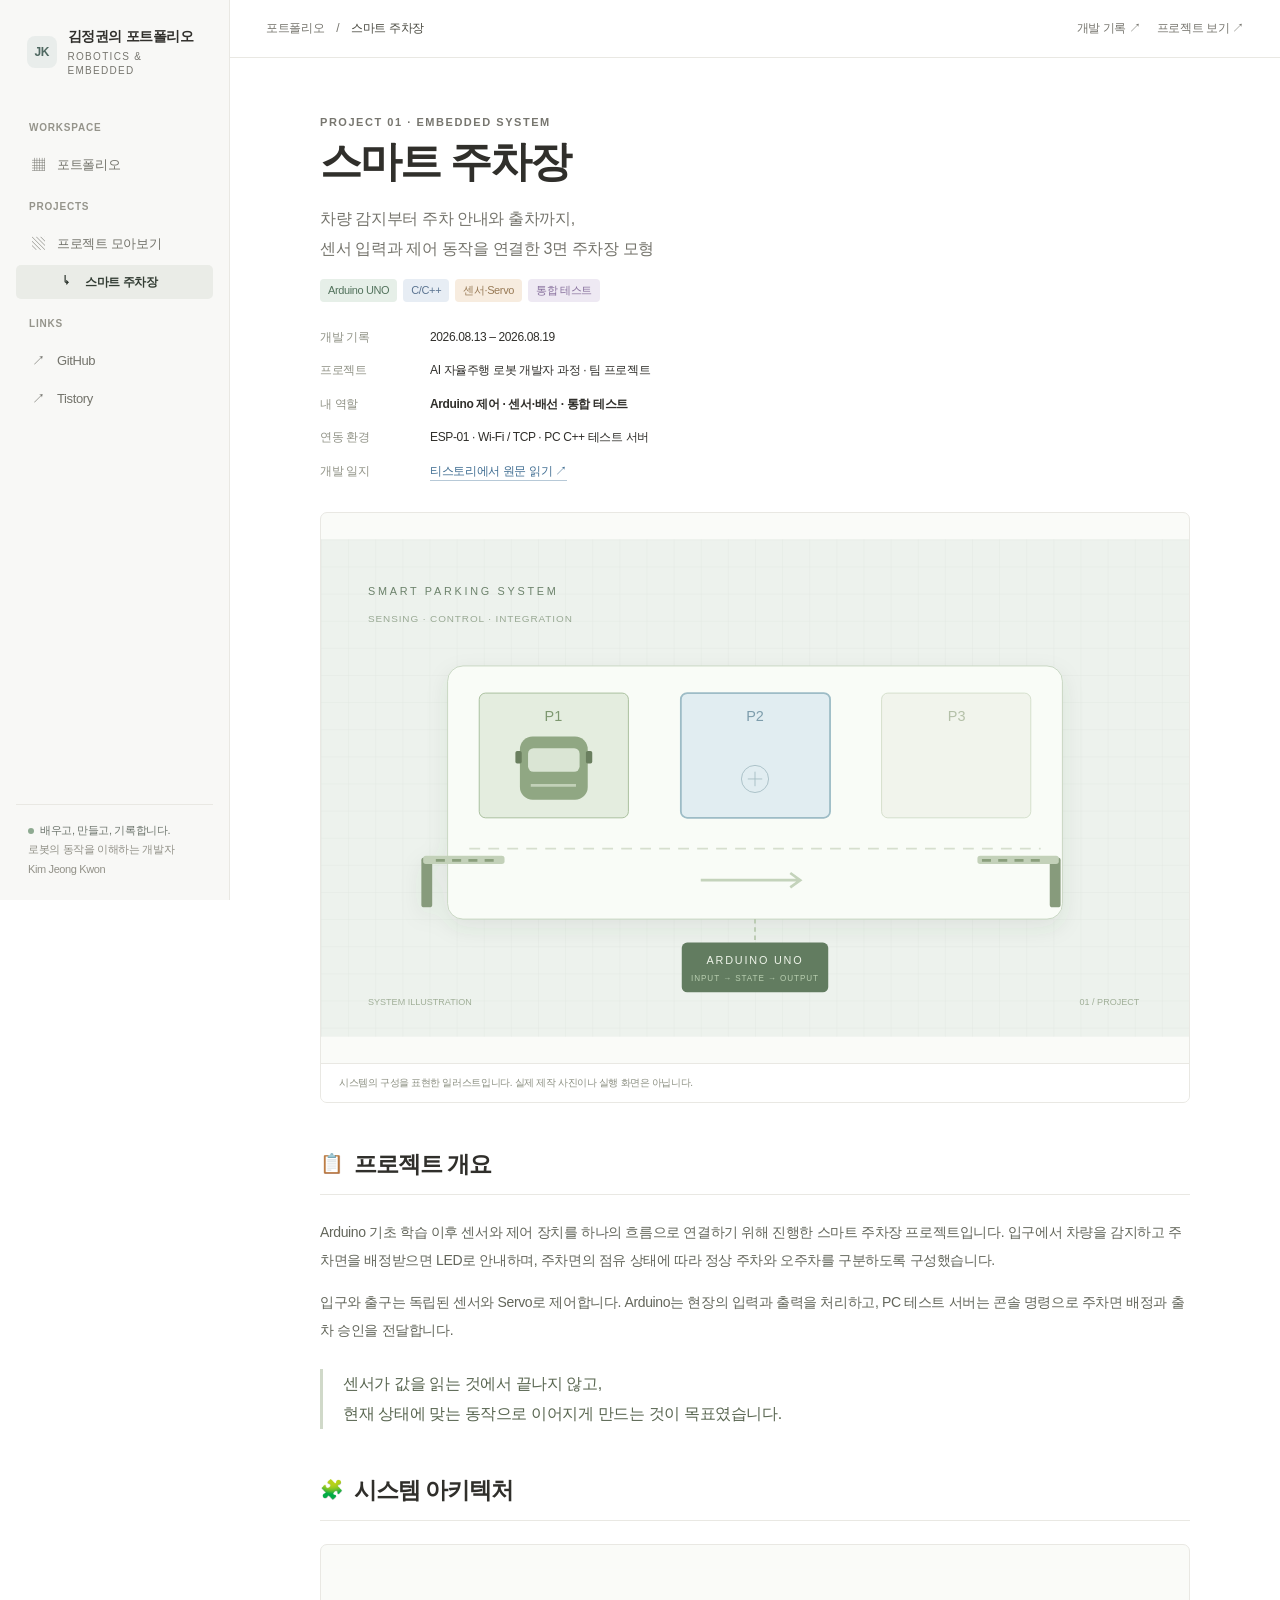
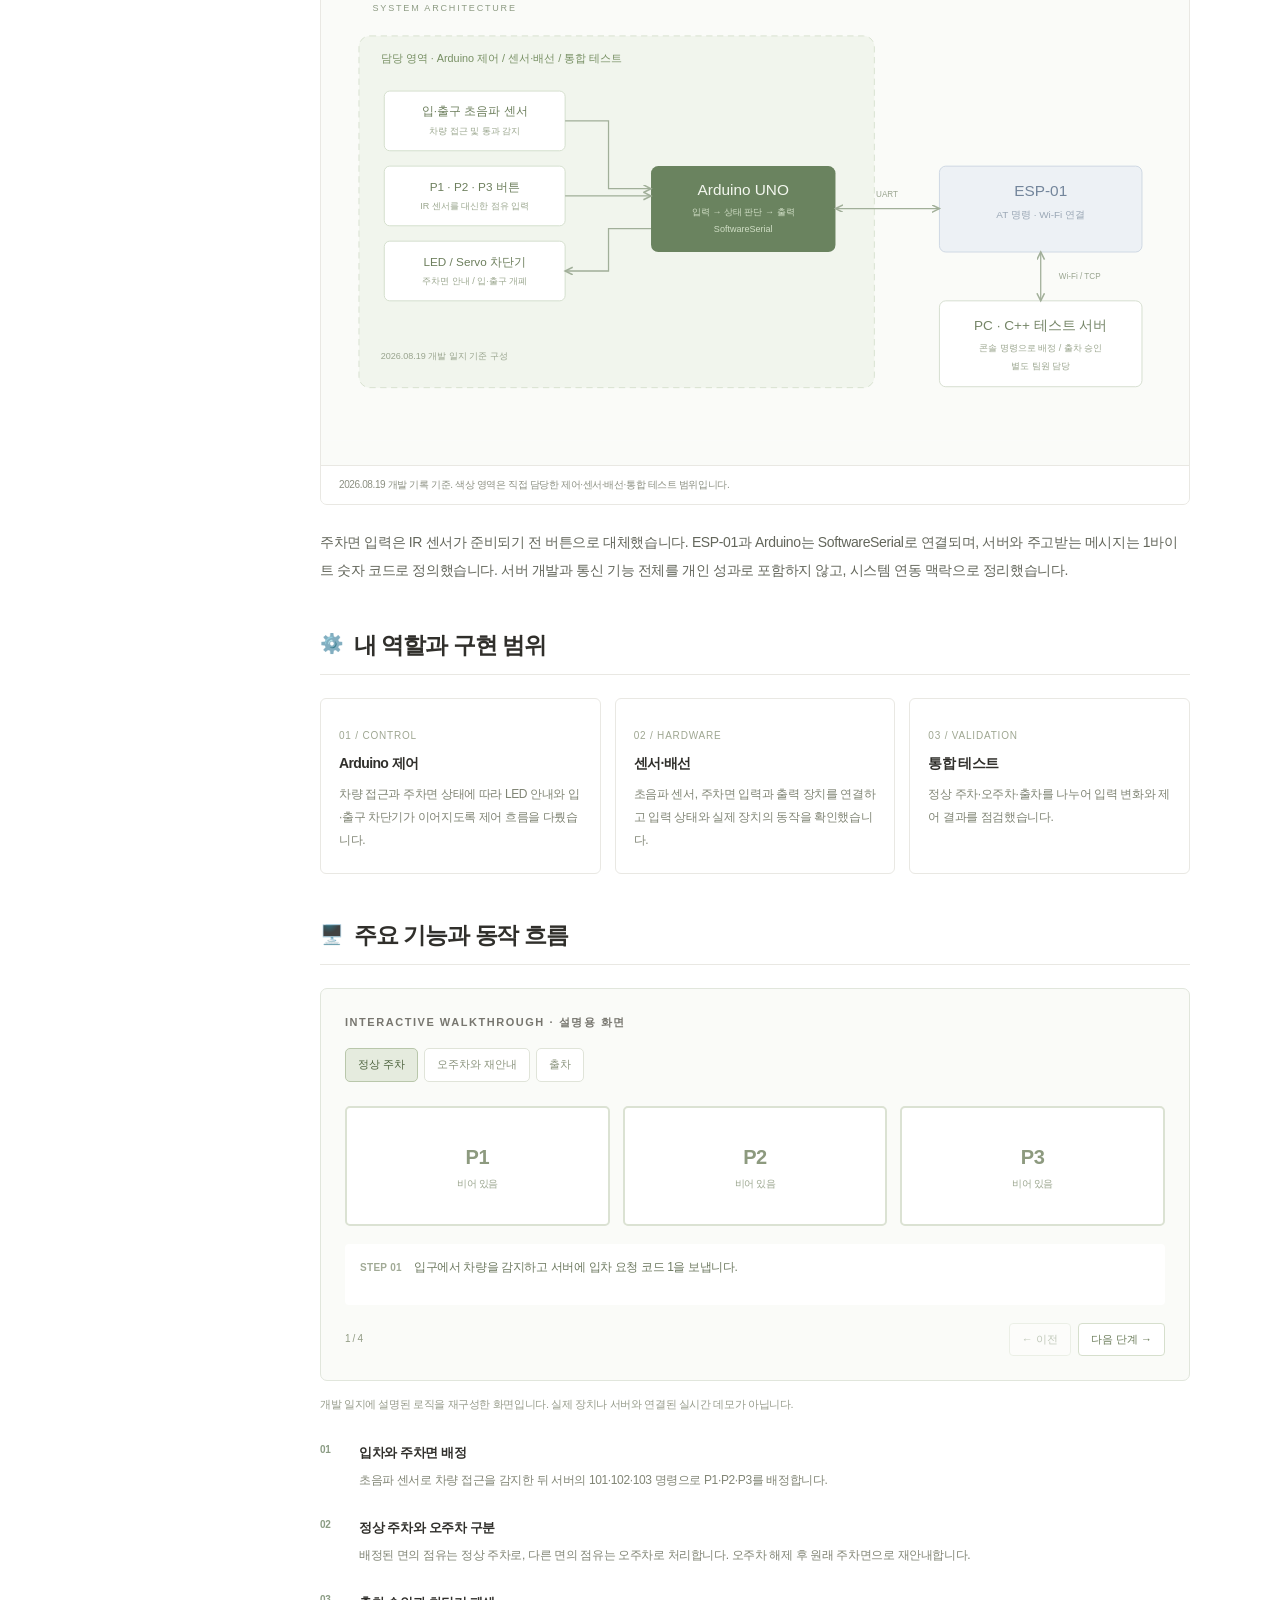
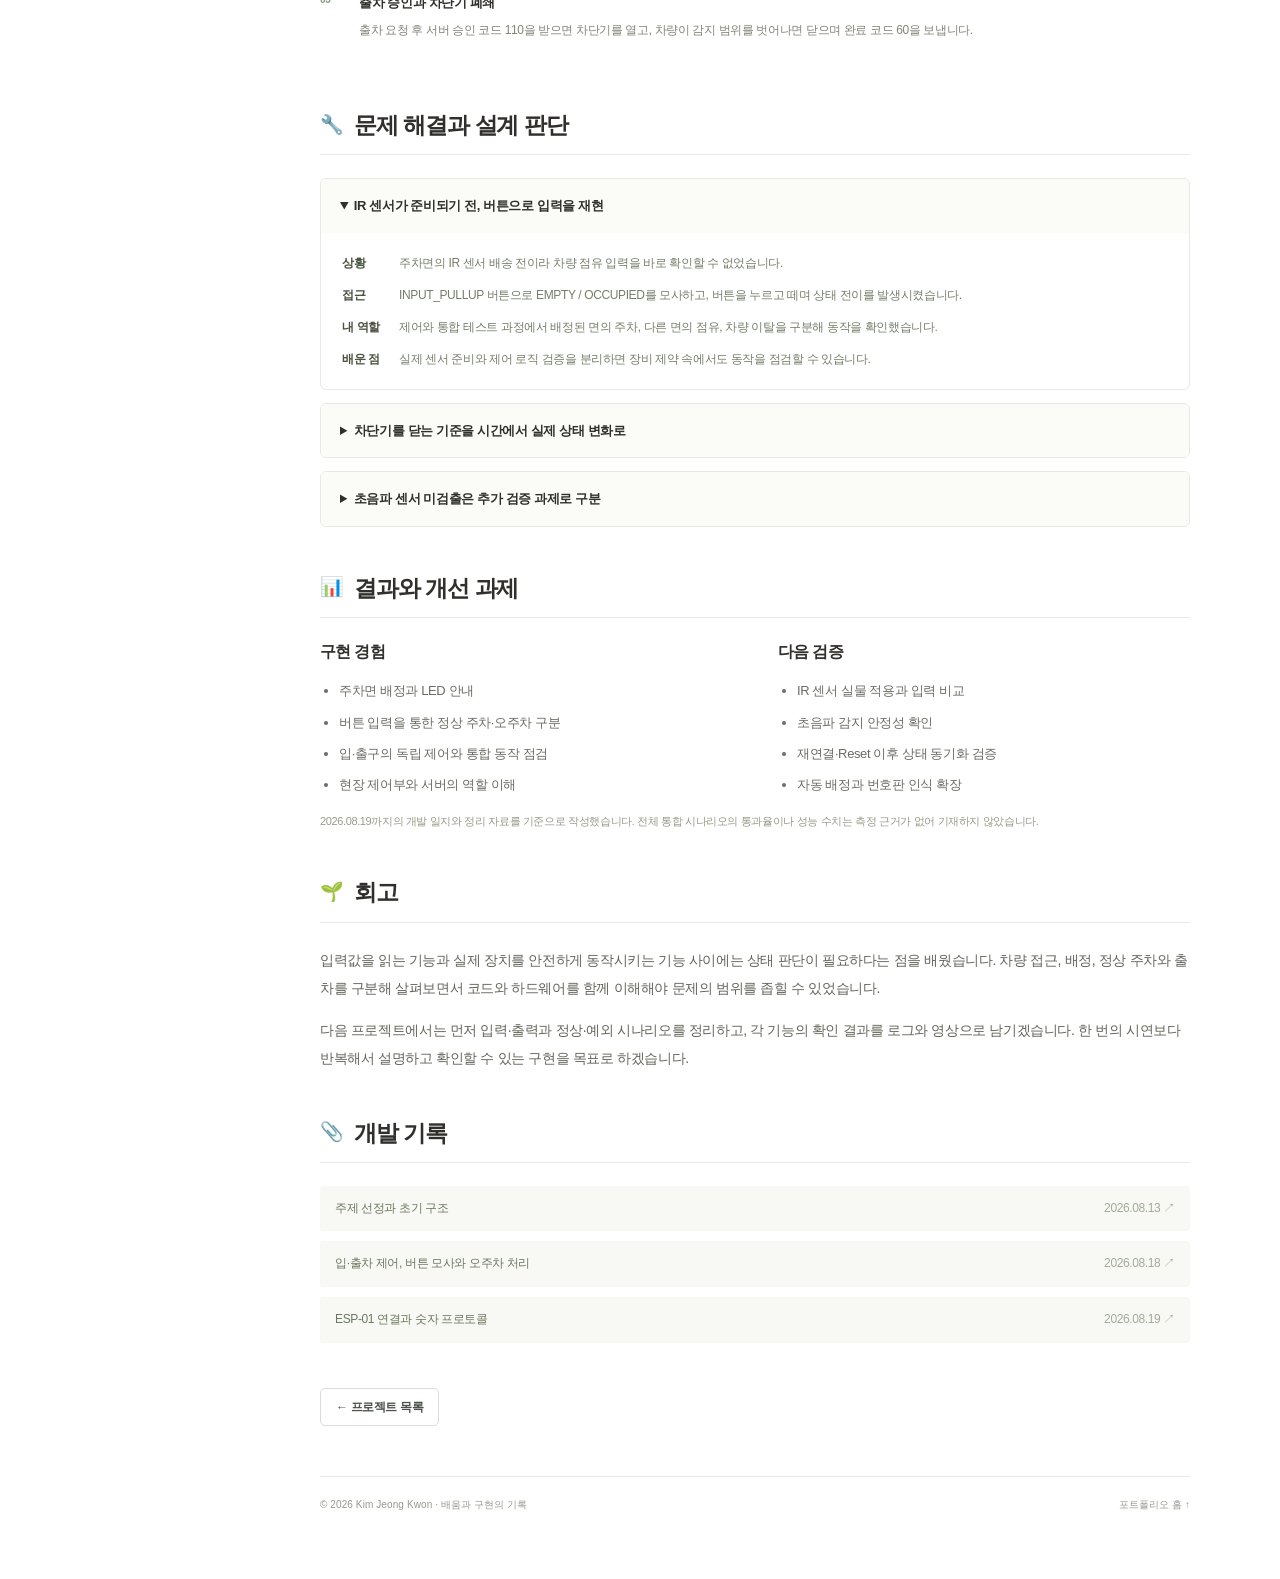
<file: projects/smart-parking.html>
<!doctype html>
<html lang="ko">
  <head>
    <meta charset="utf-8" />
    <meta name="viewport" content="width=device-width,initial-scale=1" />
    <meta name="color-scheme" content="light" />
    <meta name="theme-color" content="#f8f8f6" />
    <meta
      name="description"
      content="김정권의 로봇 제어·임베디드 소프트웨어 개발 포트폴리오. Arduino 제어, 센서·배선, 스마트 주차장 통합 테스트 경험을 소개합니다."
    />
    <title>스마트 주차장 · 김정권</title>
    <link rel="icon" href="../assets/favicon.svg" type="image/svg+xml" />
    <link rel="stylesheet" href="../assets/site.css" />
    <script src="../assets/site.js" defer></script>
  </head>
  <body>
    <a class="skip" href="#main">본문으로 이동</a>
    <aside class="sidebar" id="sidebar" aria-label="사이트 메뉴">
      <a class="brand" href="../index.html"
        ><span class="brand-mark">JK</span
        ><span>김정권의 포트폴리오<small>ROBOTICS & EMBEDDED</small></span></a
      >
      <div class="nav-label">WORKSPACE</div>
      <nav aria-label="페이지 목록">
        <a class="nav-link" href="../index.html"
          ><span class="nav-icon" aria-hidden="true">▦</span>포트폴리오</a
        >
        <div class="nav-label">PROJECTS</div>
        <a class="nav-link" href="../projects/"
          ><span class="nav-icon" aria-hidden="true">▧</span>프로젝트
          모아보기</a
        ><a
          class="nav-link active nav-child"
          href="../projects/smart-parking.html"
          aria-current="page"
          ><span class="nav-icon" aria-hidden="true">↳</span>스마트 주차장</a
        >
        <div class="nav-label">LINKS</div>
        <a class="nav-link" href="https://github.com/obloodobladeo-spec"
          ><span class="nav-icon" aria-hidden="true">↗</span>GitHub</a
        ><a class="nav-link" href="https://kjeongk.tistory.com/"
          ><span class="nav-icon" aria-hidden="true">↗</span>Tistory</a
        >
      </nav>
      <div class="sidebar-bottom">
        <span><i class="status-dot"></i>배우고, 만들고, 기록합니다.</span>로봇의
        동작을 이해하는 개발자<br />Kim Jeong Kwon
      </div>
    </aside>
    <div class="site-shell">
      <header class="topbar">
        <div class="breadcrumb">
          <button
            class="menu-toggle"
            type="button"
            aria-label="메뉴 열기"
            aria-controls="sidebar"
            aria-expanded="false"
            data-menu-toggle
          >
            ☰</button
          ><a href="../index.html">포트폴리오</a
          ><span aria-hidden="true">/</span><b>스마트 주차장</b>
        </div>
        <div class="top-actions">
          <a class="desktop-only" href="https://kjeongk.tistory.com/"
            >개발 기록 ↗</a
          ><a href="../projects/">프로젝트 보기 ↗</a>
        </div>
      </header>
      <main id="main" class="page no-cover">
        <div class="project-header">
          <div class="eyebrow">PROJECT 01 · EMBEDDED SYSTEM</div>
          <h1>스마트 주차장</h1>
          <p class="lead" style="margin-top: 12px">
            차량 감지부터 주차 안내와 출차까지,<br />센서 입력과 제어 동작을
            연결한 3면 주차장 모형
          </p>
          <div class="tag-list">
            <span class="tag green">Arduino UNO</span
            ><span class="tag blue">C/C++</span
            ><span class="tag orange">센서·Servo</span
            ><span class="tag purple">통합 테스트</span>
          </div>
          <dl class="project-properties">
            <dt>개발 기록</dt>
            <dd>2026.08.13 – 2026.08.19</dd>
            <dt>프로젝트</dt>
            <dd>AI 자율주행 로봇 개발자 과정 · 팀 프로젝트</dd>
            <dt>내 역할</dt>
            <dd><strong>Arduino 제어 · 센서·배선 · 통합 테스트</strong></dd>
            <dt>연동 환경</dt>
            <dd>ESP-01 · Wi-Fi / TCP · PC C++ 테스트 서버</dd>
            <dt>개발 일지</dt>
            <dd>
              <a class="text-link" href="https://kjeongk.tistory.com/17"
                >티스토리에서 원문 읽기 ↗</a
              >
            </dd>
          </dl>
        </div>
        <figure class="wide-figure">
          <img
            src="../assets/parking-overview.svg"
            alt="주차면 세 개와 입출구 차단기의 구성 일러스트"
            width="960"
            height="550"
          />
          <figcaption>
            시스템의 구성을 표현한 일러스트입니다. 실제 제작 사진이나 실행
            화면은 아닙니다.
          </figcaption>
        </figure>
        <section class="section" id="overview">
          <div class="section-heading">
            <h2>
              <span class="section-symbol" aria-hidden="true">📋</span>프로젝트
              개요
            </h2>
          </div>
          <div class="content-text">
            <p>
              Arduino 기초 학습 이후 센서와 제어 장치를 하나의 흐름으로 연결하기
              위해 진행한 스마트 주차장 프로젝트입니다. 입구에서 차량을 감지하고
              주차면을 배정받으면 LED로 안내하며, 주차면의 점유 상태에 따라 정상
              주차와 오주차를 구분하도록 구성했습니다.
            </p>
            <p>
              입구와 출구는 독립된 센서와 Servo로 제어합니다. Arduino는 현장의
              입력과 출력을 처리하고, PC 테스트 서버는 콘솔 명령으로 주차면
              배정과 출차 승인을 전달합니다.
            </p>
          </div>
          <div class="quote">
            센서가 값을 읽는 것에서 끝나지 않고,<br />현재 상태에 맞는 동작으로
            이어지게 만드는 것이 목표였습니다.
          </div>
        </section>
        <section class="section" id="architecture">
          <div class="section-heading">
            <h2>
              <span class="section-symbol" aria-hidden="true">🧩</span>시스템
              아키텍처
            </h2>
          </div>
          <figure class="wide-figure">
            <img
              src="../assets/architecture.svg"
              alt="센서와 버튼에서 Arduino로 입력, LED와 Servo로 출력, ESP-01을 통한 C++ 테스트 서버 연결 구조"
              width="960"
              height="520"
            />
            <figcaption>
              2026.08.19 개발 기록 기준. 색상 영역은 직접 담당한
              제어·센서·배선·통합 테스트 범위입니다.
            </figcaption>
          </figure>
          <p class="content-text">
            주차면 입력은 IR 센서가 준비되기 전 버튼으로 대체했습니다. ESP-01과
            Arduino는 SoftwareSerial로 연결되며, 서버와 주고받는 메시지는
            1바이트 숫자 코드로 정의했습니다. 서버 개발과 통신 기능 전체를 개인
            성과로 포함하지 않고, 시스템 연동 맥락으로 정리했습니다.
          </p>
        </section>
        <section class="section" id="role">
          <div class="section-heading">
            <h2>
              <span class="section-symbol" aria-hidden="true">⚙️</span>내 역할과
              구현 범위
            </h2>
          </div>
          <div class="role-grid">
            <article class="role-box">
              <span class="number">01 / CONTROL</span>
              <h3>Arduino 제어</h3>
              <p>
                차량 접근과 주차면 상태에 따라 LED 안내와 입·출구 차단기가
                이어지도록 제어 흐름을 다뤘습니다.
              </p>
            </article>
            <article class="role-box">
              <span class="number">02 / HARDWARE</span>
              <h3>센서·배선</h3>
              <p>
                초음파 센서, 주차면 입력과 출력 장치를 연결하고 입력 상태와 실제
                장치의 동작을 확인했습니다.
              </p>
            </article>
            <article class="role-box">
              <span class="number">03 / VALIDATION</span>
              <h3>통합 테스트</h3>
              <p>
                정상 주차·오주차·출차를 나누어 입력 변화와 제어 결과를
                점검했습니다.
              </p>
            </article>
          </div>
        </section>
        <section class="section" id="flow">
          <div class="section-heading">
            <h2>
              <span class="section-symbol" aria-hidden="true">🖥️</span>주요
              기능과 동작 흐름
            </h2>
          </div>
          <div class="demo" data-parking-demo>
            <div class="eyebrow">INTERACTIVE WALKTHROUGH · 설명용 화면</div>
            <div class="demo-tabs" role="group" aria-label="동작 시나리오">
              <button type="button" data-scenario="normal" aria-pressed="true">
                정상 주차</button
              ><button type="button" data-scenario="wrong" aria-pressed="false">
                오주차와 재안내</button
              ><button type="button" data-scenario="exit" aria-pressed="false">
                출차
              </button>
            </div>
            <div class="parking-slots">
              <div class="slot" data-slot>
                <strong>P1</strong><span>비어 있음</span>
              </div>
              <div class="slot" data-slot>
                <strong>P2</strong><span>비어 있음</span>
              </div>
              <div class="slot" data-slot>
                <strong>P3</strong><span>비어 있음</span>
              </div>
            </div>
            <div class="demo-log" aria-live="polite" aria-atomic="true">
              <b data-step-label>STEP 01</b
              ><span data-demo-message
                >입구에서 차량을 감지하고 서버에 입차 요청 코드 1을
                보냅니다.</span
              >
            </div>
            <div class="demo-controls">
              <span class="step-count" data-step-count>1 / 4</span>
              <div>
                <button type="button" data-prev disabled>← 이전</button
                ><button type="button" data-next>다음 단계 →</button>
              </div>
            </div>
          </div>
          <p class="note">
            개발 일지에 설명된 로직을 재구성한 화면입니다. 실제 장치나 서버와
            연결된 실시간 데모가 아닙니다.
          </p>
          <ol class="steps" style="margin-top: 24px">
            <li>
              <strong>입차와 주차면 배정</strong>
              <p>
                초음파 센서로 차량 접근을 감지한 뒤 서버의 101·102·103 명령으로
                P1·P2·P3를 배정합니다.
              </p>
            </li>
            <li>
              <strong>정상 주차와 오주차 구분</strong>
              <p>
                배정된 면의 점유는 정상 주차로, 다른 면의 점유는 오주차로
                처리합니다. 오주차 해제 후 원래 주차면으로 재안내합니다.
              </p>
            </li>
            <li>
              <strong>출차 승인과 차단기 폐쇄</strong>
              <p>
                출차 요청 후 서버 승인 코드 110을 받으면 차단기를 열고, 차량이
                감지 범위를 벗어나면 닫으며 완료 코드 60을 보냅니다.
              </p>
            </li>
          </ol>
        </section>
        <section class="section" id="troubleshooting">
          <div class="section-heading">
            <h2>
              <span class="section-symbol" aria-hidden="true">🔧</span>문제
              해결과 설계 판단
            </h2>
          </div>
          <details class="detail-block" open>
            <summary>IR 센서가 준비되기 전, 버튼으로 입력을 재현</summary>
            <div class="detail-body">
              <dl>
                <dt>상황</dt>
                <dd>
                  주차면의 IR 센서 배송 전이라 차량 점유 입력을 바로 확인할 수
                  없었습니다.
                </dd>
                <dt>접근</dt>
                <dd>
                  INPUT_PULLUP 버튼으로 EMPTY / OCCUPIED를 모사하고, 버튼을
                  누르고 떼며 상태 전이를 발생시켰습니다.
                </dd>
                <dt>내 역할</dt>
                <dd>
                  제어와 통합 테스트 과정에서 배정된 면의 주차, 다른 면의 점유,
                  차량 이탈을 구분해 동작을 확인했습니다.
                </dd>
                <dt>배운 점</dt>
                <dd>
                  실제 센서 준비와 제어 로직 검증을 분리하면 장비 제약 속에서도
                  동작을 점검할 수 있습니다.
                </dd>
              </dl>
            </div>
          </details>
          <details class="detail-block">
            <summary>차단기를 닫는 기준을 시간에서 실제 상태 변화로</summary>
            <div class="detail-body">
              <dl>
                <dt>문제</dt>
                <dd>
                  기존 로직에서는 주차나 통과가 끝나도 10초 타임아웃까지
                  차단기가 열려 있었습니다.
                </dd>
                <dt>변경</dt>
                <dd>
                  팀 개발 기록에는 정상 주차 판정과 출구 감지 해제를 차단기 폐쇄
                  조건으로 반영한 내용이 있습니다.
                </dd>
                <dt>검증</dt>
                <dd>
                  시간 경과뿐 아니라 입력 상태와 차량 이동 순서에 따라 출력이
                  바뀌는지 확인하는 통합 테스트가 필요합니다.
                </dd>
              </dl>
            </div>
          </details>
          <details class="detail-block">
            <summary>초음파 센서 미검출은 추가 검증 과제로 구분</summary>
            <div class="detail-body">
              <dl>
                <dt>문제</dt>
                <dd>
                  Echo 실패 시 차량이 없는 것으로 판단될 수 있는 간헐적 미검출이
                  기록되어 있습니다.
                </dd>
                <dt>검토</dt>
                <dd>
                  유효 거리 반복 측정, 센서 측정 간격과 감지 임계값 조정이
                  개선안으로 제안됐습니다.
                </dd>
                <dt>현재 범위</dt>
                <dd>
                  최종 안정화 결과를 확인한 자료는 없어 개선 완료 성과로
                  표기하지 않았습니다.
                </dd>
              </dl>
            </div>
          </details>
        </section>
        <section class="section" id="results">
          <div class="section-heading">
            <h2>
              <span class="section-symbol" aria-hidden="true">📊</span>결과와
              개선 과제
            </h2>
          </div>
          <div class="two-column equal">
            <div>
              <h3 class="subhead">구현 경험</h3>
              <ul class="about-list">
                <li>주차면 배정과 LED 안내</li>
                <li>버튼 입력을 통한 정상 주차·오주차 구분</li>
                <li>입·출구의 독립 제어와 통합 동작 점검</li>
                <li>현장 제어부와 서버의 역할 이해</li>
              </ul>
            </div>
            <div>
              <h3 class="subhead">다음 검증</h3>
              <ul class="about-list">
                <li>IR 센서 실물 적용과 입력 비교</li>
                <li>초음파 감지 안정성 확인</li>
                <li>재연결·Reset 이후 상태 동기화 검증</li>
                <li>자동 배정과 번호판 인식 확장</li>
              </ul>
            </div>
          </div>
          <p class="note">
            2026.08.19까지의 개발 일지와 정리 자료를 기준으로 작성했습니다. 전체
            통합 시나리오의 통과율이나 성능 수치는 측정 근거가 없어 기재하지
            않았습니다.
          </p>
        </section>
        <section class="section" id="retrospective">
          <div class="section-heading">
            <h2>
              <span class="section-symbol" aria-hidden="true">🌱</span>회고
            </h2>
          </div>
          <div class="content-text">
            <p>
              입력값을 읽는 기능과 실제 장치를 안전하게 동작시키는 기능 사이에는
              상태 판단이 필요하다는 점을 배웠습니다. 차량 접근, 배정, 정상
              주차와 출차를 구분해 살펴보면서 코드와 하드웨어를 함께 이해해야
              문제의 범위를 좁힐 수 있었습니다.
            </p>
            <p>
              다음 프로젝트에서는 먼저 입력·출력과 정상·예외 시나리오를
              정리하고, 각 기능의 확인 결과를 로그와 영상으로 남기겠습니다. 한
              번의 시연보다 반복해서 설명하고 확인할 수 있는 구현을 목표로
              하겠습니다.
            </p>
          </div>
        </section>
        <section class="section" id="sources">
          <div class="section-heading">
            <h2>
              <span class="section-symbol" aria-hidden="true">📎</span>개발 기록
            </h2>
          </div>
          <div class="source-list">
            <a href="https://kjeongk.tistory.com/15"
              >주제 선정과 초기 구조 <span>2026.08.13 ↗</span></a
            ><a href="https://kjeongk.tistory.com/16"
              >입·출차 제어, 버튼 모사와 오주차 처리
              <span>2026.08.18 ↗</span></a
            ><a href="https://kjeongk.tistory.com/17"
              >ESP-01 연결과 숫자 프로토콜 <span>2026.08.19 ↗</span></a
            >
          </div>
        </section>
        <div class="section">
          <a class="button" href="./">← 프로젝트 목록</a>
        </div>
        <footer class="footer">
          <span>© 2026 Kim Jeong Kwon · 배움과 구현의 기록</span
          ><a href="../index.html">포트폴리오 홈 ↑</a>
        </footer>
      </main>
    </div>
  </body>
</html>
</file>
<file: assets/site.css>
@charset "UTF-8";
:root {
  color-scheme: light;
  --ink: #302f2b;
  --muted: #77766f;
  --line: #e9e8e3;
  --paper: #fff;
  --sidebar: #f8f8f6;
  --blue: #426f93;
  --soft: #f4f4f0;
  --green: #497a62;
  --radius: 7px;
}
* {
  box-sizing: border-box;
}
html {
  scroll-behavior: smooth;
  scroll-padding-top: 82px;
}
body {
  margin: 0;
  background: var(--paper);
  color: var(--ink);
  font-family:
    -apple-system, BlinkMacSystemFont, "Apple SD Gothic Neo", "Malgun Gothic",
    "Segoe UI", sans-serif;
  font-size: 15px;
  line-height: 1.8;
  letter-spacing: -0.025em;
}
a {
  color: inherit;
  text-decoration: none;
}
button {
  font: inherit;
}
button,
a {
  -webkit-tap-highlight-color: transparent;
}
a:focus-visible,
button:focus-visible,
summary:focus-visible {
  outline: 2px solid var(--blue);
  outline-offset: 5px;
}
button {
  cursor: pointer;
}
img,
svg {
  max-width: 100%;
}
h1,
h2,
h3,
p,
figure {
  margin: 0;
}
h1,
h2,
h3 {
  line-height: 1.4;
  letter-spacing: -0.045em;
}
h1 {
  font-size: 42px;
  font-weight: 760;
}
h2 {
  font-size: 23px;
  font-weight: 700;
}
h3 {
  font-size: 17px;
  font-weight: 650;
}
p + p {
  margin-top: 14px;
}
ul {
  margin: 12px 0 0;
  padding-left: 22px;
}
li + li {
  margin-top: 6px;
}
strong {
  font-weight: 650;
}
.muted {
  color: var(--muted);
}
.small {
  font-size: 13px;
}
.eyebrow {
  font-size: 11px;
  font-weight: 700;
  letter-spacing: 0.14em;
  text-transform: uppercase;
  color: var(--muted);
}
.skip {
  position: fixed;
  top: -100px;
  left: 20px;
  z-index: 100;
  background: #fff;
  padding: 10px 20px;
}
.skip:focus {
  top: 10px;
}
.sidebar {
  position: fixed;
  inset: 0 auto 0 0;
  width: 230px;
  background: var(--sidebar);
  border-right: 1px solid var(--line);
  display: flex;
  flex-direction: column;
  padding: 27px 16px 20px;
  z-index: 40;
}
.brand {
  display: flex;
  align-items: center;
  gap: 11px;
  padding: 0 11px 28px;
  font-weight: 700;
  line-height: 1.4;
  font-size: 14px;
}
.brand-mark {
  display: grid;
  place-items: center;
  background: #e9edeb;
  width: 32px;
  height: 32px;
  border-radius: 8px;
  color: #4f6861;
  font-size: 12px;
  letter-spacing: -0.04em;
}
.brand small {
  display: block;
  font-size: 10px;
  font-weight: 500;
  color: var(--muted);
  letter-spacing: 0.13em;
  margin-top: 3px;
}
.nav-label {
  padding: 13px 13px 7px;
  font-size: 10px;
  color: #95948b;
  font-weight: 650;
  letter-spacing: 0.08em;
}
.nav-link {
  display: flex;
  align-items: center;
  gap: 10px;
  padding: 8px 13px;
  margin: 3px 0;
  border-radius: 5px;
  color: #73736b;
  font-size: 13px;
  line-height: 1.5;
}
.nav-link:hover {
  background: #efefea;
  color: var(--ink);
}
.nav-link.active {
  background: #eaece7;
  color: #323c33;
  font-weight: 650;
}
.nav-icon {
  width: 18px;
  text-align: center;
  filter: grayscale(0.2);
}
.nav-child {
  font-size: 12px;
  padding-left: 41px;
}
.sidebar-bottom {
  margin-top: auto;
  padding: 16px 12px 0;
  border-top: 1px solid var(--line);
  font-size: 11px;
  color: #929188;
  line-height: 1.8;
}
.sidebar-bottom span {
  display: block;
  color: #6d756d;
}
.status-dot {
  display: inline-block;
  width: 6px;
  height: 6px;
  background: #8eaa91;
  border-radius: 50%;
  margin-right: 6px;
}
.site-shell {
  margin-left: 230px;
}
.topbar {
  height: 58px;
  display: flex;
  align-items: center;
  justify-content: space-between;
  padding: 0 36px;
  border-bottom: 1px solid var(--line);
  position: sticky;
  top: 0;
  background: #fffffff2;
  backdrop-filter: blur(12px);
  z-index: 25;
  font-size: 12px;
  color: var(--muted);
}
.breadcrumb {
  display: flex;
  gap: 12px;
  align-items: center;
}
.breadcrumb a:hover {
  text-decoration: underline;
}
.breadcrumb b {
  font-weight: 500;
  color: #48483f;
}
.top-actions {
  display: flex;
  gap: 16px;
  align-items: center;
}
.top-actions a:hover {
  color: var(--ink);
}
.menu-toggle {
  display: none;
  border: 0;
  background: none;
  padding: 6px;
  font-size: 20px;
}
.button {
  display: inline-flex;
  align-items: center;
  justify-content: center;
  gap: 8px;
  padding: 9px 15px;
  border: 1px solid #d8ddd7;
  border-radius: 5px;
  background: #fff;
  color: #4a524a;
  font-size: 12px;
  font-weight: 600;
  line-height: 1.5;
  transition:
    background 0.18s,
    border-color 0.18s;
}
.button:hover {
  background: #f5f6f3;
  border-color: #abb8ab;
}
.button.solid {
  background: #3b5043;
  color: #fff;
  border-color: #3b5043;
}
.button.solid:hover {
  background: #2d4034;
}
.text-link {
  color: var(--blue);
  border-bottom: 1px solid #b7c9d7;
  padding-bottom: 2px;
}
.text-link:hover {
  border-color: var(--blue);
}
.arrow {
  font-size: 15px;
  line-height: 1;
}
.cover {
  height: 205px;
  overflow: hidden;
  background: #e9eeeb;
  position: relative;
}
.cover:before {
  content: "";
  position: absolute;
  inset: 0;
  background-image:
    linear-gradient(#bccbc32b 1px, transparent 1px),
    linear-gradient(90deg, #bccbc32b 1px, transparent 1px);
  background-size: 36px 36px;
  mask-image: linear-gradient(90deg, #000, transparent 85%);
}
.cover-inner {
  max-width: 960px;
  height: 100%;
  margin: auto;
  padding: 35px 45px;
  display: flex;
  align-items: center;
  justify-content: space-between;
  position: relative;
}
.cover-label {
  font-size: 10px;
  letter-spacing: 0.19em;
  color: #6a8074;
}
.cover-words {
  font-size: 30px;
  line-height: 1.35;
  font-weight: 350;
  letter-spacing: -0.05em;
  color: #526b5b;
  margin-top: 9px;
}
.cover-flow {
  display: flex;
  align-items: center;
  gap: 12px;
  color: #718378;
  transform: rotate(-4deg);
  font-size: 11px;
  letter-spacing: 0.08em;
}
.cover-flow span {
  display: grid;
  place-items: center;
  width: 78px;
  height: 70px;
  border: 1px solid #b9cbbf;
  border-radius: 12px;
  background: #f5f8f466;
  box-shadow: 9px 9px 0 #cad7ce55;
}
.cover-flow i {
  font-style: normal;
  color: #9aada0;
}
.page {
  max-width: 960px;
  margin: 0 auto;
  padding: 0 45px 65px;
}
.page.no-cover {
  padding-top: 55px;
}
.page-icon {
  font-size: 45px;
  line-height: 1;
  position: relative;
  margin-top: -27px;
  margin-bottom: 23px;
  width: 66px;
  height: 66px;
  display: grid;
  place-items: center;
  border-radius: 17px;
  background: #fff;
  box-shadow: 0 1px 6px #343d3210;
}
.page-title {
  margin-bottom: 17px;
}
.page-title .eyebrow {
  margin-bottom: 11px;
}
.lead {
  font-size: 16px;
  color: #75746c;
  line-height: 1.9;
  max-width: 720px;
}
.hero-links {
  display: flex;
  flex-wrap: wrap;
  align-items: center;
  gap: 20px;
  margin-top: 22px;
  font-size: 12px;
}
.hero-links .external {
  color: #71776d;
  border-bottom: 1px solid #d7dbd3;
}
.hero-links .external:hover {
  color: #30372f;
}
.tag-list {
  display: flex;
  gap: 6px;
  flex-wrap: wrap;
}
.tag {
  display: inline-flex;
  align-items: center;
  border-radius: 4px;
  padding: 2px 8px;
  line-height: 1.65;
  font-size: 11px;
  background: #eeeeea;
  color: #6c6b61;
  white-space: nowrap;
}
.tag.green {
  background: #e6efe8;
  color: #52725c;
}
.tag.blue {
  background: #e7edf4;
  color: #5b7491;
}
.tag.orange {
  background: #f7ecdf;
  color: #987a56;
}
.tag.purple {
  background: #eee9f3;
  color: #89729e;
}
.tag.pink {
  background: #f4e8e9;
  color: #966e76;
}
.callout {
  display: flex;
  gap: 15px;
  padding: 18px 21px;
  background: #f5f5f1;
  border-radius: 5px;
  margin-top: 29px;
  font-size: 13px;
  line-height: 1.85;
}
.callout-icon {
  font-size: 19px;
  flex: 0 0 23px;
}
.callout p {
  color: #6f7066;
}
.callout strong {
  color: #494d43;
}
.section {
  margin-top: 45px;
  scroll-margin-top: 80px;
}
.section-heading {
  display: flex;
  justify-content: space-between;
  align-items: center;
  gap: 14px;
  border-bottom: 1px solid var(--line);
  padding-bottom: 13px;
  margin-bottom: 23px;
}
.section-heading h2 {
  display: flex;
  align-items: center;
  gap: 11px;
}
.section-symbol {
  font-size: 19px;
}
.section-heading > a {
  font-size: 11px;
  color: var(--muted);
  white-space: nowrap;
}
.section-heading > a:hover {
  color: var(--blue);
}
.two-column {
  display: grid;
  grid-template-columns: 1.15fr 1fr;
  gap: 46px;
}
.two-column.equal {
  grid-template-columns: 1fr 1fr;
}
.about-list {
  margin: 0;
  padding-left: 19px;
  font-size: 13px;
  line-height: 1.95;
  color: #6b6c63;
}
.about-list strong {
  color: #474a42;
}
.profile-list {
  display: grid;
  grid-template-columns: 67px 1fr;
  gap: 10px 16px;
  margin: 0;
  font-size: 12px;
  line-height: 1.85;
}
.profile-list dt {
  color: #939287;
}
.profile-list dd {
  margin: 0;
}
.profile-list .sub {
  display: block;
  color: #8b8c81;
  font-size: 11px;
}
.subhead {
  font-size: 16px;
  margin-bottom: 15px;
  display: flex;
  gap: 9px;
  align-items: center;
}
.timeline {
  border-left: 1px solid #dde2d9;
  margin-left: 5px;
  padding-left: 22px;
}
.timeline-item {
  position: relative;
  padding-bottom: 23px;
}
.timeline-item:last-child {
  padding-bottom: 0;
}
.timeline-item:before {
  content: "";
  position: absolute;
  left: -26px;
  top: 9px;
  width: 6px;
  height: 6px;
  background: #9cae9b;
  border: 2px solid #fff;
  border-radius: 50%;
  box-sizing: content-box;
}
.timeline-item h3 {
  font-size: 13px;
  letter-spacing: -0.025em;
}
.timeline-item time,
.timeline-item .date {
  display: block;
  font-size: 10px;
  letter-spacing: 0.02em;
  color: #919486;
  margin: 3px 0 5px;
}
.timeline-item p {
  font-size: 12px;
  color: #7b7c70;
  line-height: 1.8;
}
.learning {
  padding: 18px 20px;
  border: 1px solid var(--line);
  border-radius: 6px;
  font-size: 12px;
}
.learning h3 {
  font-size: 14px;
  margin-bottom: 8px;
}
.learning p {
  color: #818276;
}
.learning .tag-list {
  margin-top: 14px;
}
.table-wrap {
  overflow: auto;
}
.skills-table {
  width: 100%;
  border-collapse: collapse;
  font-size: 12px;
  line-height: 1.85;
}
.skills-table th {
  text-align: left;
  color: #8a8b7f;
  font-weight: 500;
  font-size: 10px;
  letter-spacing: 0.04em;
  border-bottom: 1px solid var(--line);
  padding: 10px 13px;
  background: #fafaf8;
}
.skills-table td {
  padding: 15px 13px;
  border-bottom: 1px solid var(--line);
  vertical-align: top;
}
.skills-table td:first-child {
  font-size: 11px;
  font-weight: 600;
  min-width: 95px;
}
.skills-table td:nth-child(2) {
  min-width: 180px;
}
.skills-table td:last-child {
  color: #7b7c70;
}
.skills-table small {
  display: block;
  color: #99998f;
  font-size: 10px;
  margin-top: 4px;
}
.project-grid {
  display: grid;
  grid-template-columns: 1fr 1fr;
  gap: 20px;
}
.project-card {
  display: block;
  border: 1px solid #e3e5dd;
  border-radius: 7px;
  overflow: hidden;
  transition:
    transform 0.2s,
    box-shadow 0.2s;
}
.project-card:hover {
  transform: translateY(-3px);
  box-shadow: 0 8px 24px #343c3010;
}
.project-cover {
  aspect-ratio: 1.75;
  background: #edf2ef;
  overflow: hidden;
}
.project-cover img {
  width: 100%;
  height: 100%;
  display: block;
  object-fit: cover;
}
.project-card-body {
  padding: 19px 20px 20px;
}
.project-card h3 {
  font-size: 16px;
  display: flex;
  align-items: center;
  justify-content: space-between;
}
.project-card p {
  font-size: 12px;
  line-height: 1.85;
  color: #838478;
  margin: 9px 0 14px;
}
.project-meta {
  font-size: 10px;
  color: #9a9b90;
  margin-top: 15px;
  display: flex;
  gap: 12px;
}
.log-cover {
  height: 100%;
  display: flex;
  flex-direction: column;
  justify-content: center;
  padding: 28px;
  background: #f1efe9;
  position: relative;
  color: #7d7969;
}
.log-cover .code-line {
  width: 70%;
  height: 5px;
  background: #cdd1c2;
  border-radius: 3px;
  margin: 6px 0;
}
.log-cover .code-line:nth-child(2) {
  width: 85%;
  background: #d8cebb;
}
.log-cover .code-line:nth-child(3) {
  width: 50%;
  margin-left: 17px;
}
.log-cover .code-line:nth-child(4) {
  width: 65%;
  margin-left: 17px;
  background: #d8cebb;
}
.log-cover strong {
  font-family: Georgia, serif;
  font-size: 29px;
  font-weight: 400;
  position: absolute;
  right: 25px;
  bottom: 20px;
  color: #9e9885;
}
.notes-list {
  border-top: 1px solid var(--line);
}
.note-row {
  display: grid;
  grid-template-columns: 85px 1fr 20px;
  gap: 18px;
  padding: 16px 4px;
  border-bottom: 1px solid var(--line);
  align-items: center;
}
.note-row:hover {
  background: #fafaf7;
}
.note-row time {
  color: #929486;
  font-size: 10px;
  letter-spacing: 0.02em;
}
.note-row strong {
  font-size: 12px;
  font-weight: 500;
}
.note-row .arrow {
  color: #adb19f;
}
.contact-block {
  display: flex;
  align-items: center;
  justify-content: space-between;
  gap: 24px;
  padding: 25px 0 8px;
}
.contact-block h2 {
  font-size: 22px;
  margin-bottom: 7px;
}
.contact-block p {
  font-size: 12px;
  color: #8b8c80;
}
.footer {
  border-top: 1px solid var(--line);
  display: flex;
  align-items: center;
  justify-content: space-between;
  font-size: 10px;
  color: #97988d;
  margin-top: 50px;
  padding-top: 19px;
  letter-spacing: 0.01em;
}
.footer a:hover {
  color: var(--ink);
}
.project-header {
  margin-bottom: 30px;
}
.project-header .tag-list {
  margin: 15px 0;
}
.project-properties {
  display: grid;
  grid-template-columns: 90px 1fr;
  gap: 12px 20px;
  font-size: 12px;
  margin: 25px 0 0;
}
.project-properties dt {
  color: #919387;
}
.project-properties dd {
  margin: 0;
}
.content-text {
  font-size: 14px;
  line-height: 2;
  color: #63665b;
}
.content-text h3 {
  font-size: 16px;
  color: var(--ink);
  margin: 23px 0 10px;
}
.content-text p + p {
  margin-top: 14px;
}
.wide-figure {
  border: 1px solid var(--line);
  border-radius: 7px;
  overflow: hidden;
  background: #fafbf8;
  margin: 23px 0;
}
.wide-figure img {
  width: 100%;
  display: block;
}
.wide-figure figcaption {
  padding: 10px 18px;
  border-top: 1px solid var(--line);
  font-size: 10px;
  color: #8b8f81;
  background: #fff;
}
.role-grid {
  display: grid;
  grid-template-columns: repeat(3, 1fr);
  gap: 14px;
}
.role-box {
  border: 1px solid var(--line);
  padding: 21px 18px;
  border-radius: 6px;
}
.role-box .number {
  font-size: 10px;
  color: #9fa792;
  letter-spacing: 0.08em;
}
.role-box h3 {
  font-size: 14px;
  margin: 7px 0 10px;
}
.role-box p {
  font-size: 12px;
  color: #808575;
  line-height: 1.9;
}
.steps {
  counter-reset: steps;
  margin: 0;
  padding: 0;
  list-style: none;
}
.steps li {
  counter-increment: steps;
  position: relative;
  padding: 2px 0 23px 39px;
  font-size: 13px;
}
.steps li:before {
  content: counter(steps, decimal-leading-zero);
  position: absolute;
  left: 0;
  top: 2px;
  font-size: 10px;
  color: #8b9c84;
  font-weight: 650;
}
.steps li strong {
  display: block;
  margin-bottom: 5px;
}
.steps li p {
  color: #818575;
  font-size: 12px;
}
.steps li + li {
  margin: 0;
}
.detail-block {
  border: 1px solid var(--line);
  border-radius: 6px;
  margin: 13px 0;
  overflow: hidden;
}
.detail-block summary {
  cursor: pointer;
  padding: 15px 19px;
  font-weight: 600;
  font-size: 13px;
  list-style-position: inside;
  background: #fbfbf8;
}
.detail-body {
  padding: 18px 21px;
  font-size: 12px;
  color: #767d6b;
  line-height: 2;
}
.detail-body dl {
  display: grid;
  grid-template-columns: 42px 1fr;
  gap: 8px 15px;
  margin: 0;
}
.detail-body dt {
  font-weight: 650;
  color: #4a5241;
}
.detail-body dd {
  margin: 0;
}
.note {
  font-size: 11px;
  color: #969b8b;
  margin-top: 13px;
  line-height: 1.9;
}
.source-list {
  display: grid;
  gap: 10px;
  font-size: 12px;
}
.source-list a {
  display: flex;
  justify-content: space-between;
  padding: 12px 15px;
  background: #f8f9f5;
  border-radius: 4px;
  color: #6a775e;
}
.source-list a:hover {
  background: #eff2e9;
}
.source-list span {
  color: #a1aa95;
}
.quote {
  padding: 0 0 0 20px;
  border-left: 3px solid #d0d9c9;
  margin: 25px 0;
  font-size: 16px;
  color: #5a6752;
  line-height: 1.9;
}
.demo {
  border: 1px solid #e1e6dc;
  border-radius: 7px;
  padding: 24px;
  background: #fafbf8;
}
.demo-tabs {
  display: flex;
  gap: 6px;
  flex-wrap: wrap;
  margin: 15px 0 24px;
}
.demo-tabs button {
  padding: 6px 12px;
  border: 1px solid #e0e4d9;
  background: #fff;
  color: #8a937d;
  border-radius: 5px;
  font-size: 11px;
}
.demo-tabs button[aria-pressed="true"] {
  background: #e5ebde;
  border-color: #b9c7ab;
  color: #4c623c;
}
.parking-slots {
  display: grid;
  grid-template-columns: repeat(3, 1fr);
  gap: 13px;
  margin-bottom: 18px;
}
.slot {
  height: 120px;
  border: 2px solid #dbe2d3;
  border-radius: 5px;
  text-align: center;
  display: flex;
  flex-direction: column;
  justify-content: center;
  background: #fff;
  position: relative;
}
.slot strong {
  font-size: 20px;
  color: #8d9a7f;
}
.slot span {
  font-size: 10px;
  color: #9aa58e;
}
.slot.assigned {
  border-color: #7ca0b2;
  background: #edf5f7;
}
.slot.occupied {
  border-color: #83a272;
  background: #edf3e8;
}
.slot.wrong {
  border-color: #c69685;
  background: #faf0eb;
}
.demo-log {
  display: flex;
  align-items: baseline;
  gap: 12px;
  min-height: 61px;
  padding: 13px 15px;
  background: #fff;
  border-radius: 4px;
  font-size: 12px;
  color: #6e7a61;
}
.demo-log b {
  white-space: nowrap;
  font-size: 10px;
  color: #a1aa96;
  letter-spacing: 0.03em;
}
.demo-controls {
  display: flex;
  justify-content: space-between;
  align-items: center;
  margin-top: 18px;
}
.demo-controls .step-count {
  font-size: 10px;
  color: #929c85;
}
.demo-controls button {
  border: 1px solid #d6dfcd;
  background: #fff;
  padding: 6px 12px;
  border-radius: 4px;
  font-size: 11px;
  color: #6d7e5c;
}
.demo-controls button:disabled {
  opacity: 0.4;
  cursor: default;
}
.demo-controls div {
  display: flex;
  gap: 7px;
}
.resume-page {
  max-width: 920px;
}
.resume-sheet {
  border: 1px solid var(--line);
  padding: 40px 42px;
  background: #fff;
  box-shadow: 0 8px 28px #434c3810;
}
.resume-top {
  display: flex;
  justify-content: space-between;
  gap: 30px;
  border-bottom: 2px solid #4b5546;
  padding-bottom: 25px;
  margin-bottom: 27px;
}
.resume-name {
  font-size: 29px;
  letter-spacing: 0.04em;
}
.resume-role {
  font-size: 12px;
  color: #637c56;
  margin-top: 5px;
  font-weight: 600;
}
.resume-contact {
  display: flex;
  flex-wrap: wrap;
  gap: 7px 18px;
  font-size: 10px;
  color: #8b9180;
  margin-top: 17px;
}
.initial-avatar {
  width: 86px;
  height: 104px;
  border: 1px solid #e1e6db;
  background: #f3f5ef;
  display: flex;
  align-items: center;
  justify-content: center;
  font-family: Georgia, serif;
  font-size: 31px;
  font-weight: 400;
  color: #8b9c7b;
  flex-shrink: 0;
}
.resume-section {
  margin-top: 27px;
}
.resume-section > h2 {
  font-size: 15px;
  letter-spacing: 0.02em;
  border-bottom: 1px solid #888e80;
  padding-bottom: 8px;
  margin-bottom: 14px;
}
.resume-summary {
  font-size: 12px;
  color: #737d68;
  line-height: 1.95;
}
.resume-row {
  display: grid;
  grid-template-columns: 1fr 130px;
  gap: 15px;
  padding: 10px 0;
  border-bottom: 1px solid var(--line);
}
.resume-row:last-child {
  border: 0;
}
.resume-row strong {
  font-size: 12px;
}
.resume-row p {
  font-size: 11px;
  color: #8a907f;
  margin-top: 3px;
}
.resume-row time {
  font-size: 10px;
  color: #8c9580;
  text-align: right;
}
.resume-project h3 {
  font-size: 13px;
  margin-bottom: 9px;
}
.resume-project .tag-list {
  margin: 9px 0;
}
.resume-project ul {
  font-size: 11px;
  color: #78816e;
  line-height: 1.9;
  margin-top: 9px;
}
.resume-grid {
  display: grid;
  grid-template-columns: 1fr 1fr;
  gap: 25px;
}
.resume-grid h3 {
  font-size: 12px;
  margin: 5px 0 10px;
}
.resume-grid ul {
  font-size: 11px;
  color: #7c8571;
  margin: 0;
  padding-left: 17px;
}
.resume-sign {
  font-size: 10px;
  color: #a2a795;
  text-align: center;
  margin-top: 30px;
}
.essay-section {
  margin-top: 32px;
  break-inside: avoid;
}
.essay-section h2 {
  font-size: 19px;
  margin-bottom: 17px;
}
.essay-section p {
  font-size: 13px;
  line-height: 2.05;
  color: #6d7264;
}
.essay-section p + p {
  margin-top: 13px;
}
@media (min-width: 1600px) {
  .page,
  .cover-inner {
    max-width: 1050px;
  }
  .page {
    padding-left: 65px;
    padding-right: 65px;
  }
  .cover-inner {
    padding-left: 65px;
    padding-right: 65px;
  }
}
@media (max-width: 1100px) {
  .sidebar {
    width: 195px;
    padding-inline: 12px;
  }
  .site-shell {
    margin-left: 195px;
  }
  .page {
    padding-inline: 33px;
  }
  .cover-inner {
    padding-inline: 33px;
  }
  .cover-flow span {
    width: 63px;
    height: 60px;
  }
  .two-column {
    gap: 27px;
  }
  .role-grid {
    gap: 10px;
  }
  .role-box {
    padding: 17px 14px;
  }
  .topbar {
    padding-inline: 25px;
  }
  .resume-sheet {
    padding: 30px 27px;
  }
}
@media (max-width: 800px) {
  .sidebar {
    display: none;
    top: 58px;
    bottom: 0;
    width: 245px;
    box-shadow: 15px 0 45px #3333;
  }
  .sidebar.open {
    display: flex;
  }
  .site-shell {
    margin-left: 0;
  }
  .menu-toggle {
    display: inline-flex;
    align-items: center;
    justify-content: center;
  }
  .breadcrumb {
    gap: 10px;
  }
  .topbar {
    padding: 0 20px;
  }
  .top-actions {
    gap: 10px;
  }
  .top-actions .desktop-only {
    display: none;
  }
  .cover {
    height: 180px;
  }
  .cover-inner {
    padding-inline: 27px;
  }
  .cover-flow {
    gap: 7px;
  }
  .cover-flow span {
    width: 62px;
    height: 60px;
  }
  .cover-words {
    font-size: 26px;
  }
  .page {
    padding: 0 27px 45px;
  }
  .page.no-cover {
    padding-top: 35px;
  }
  h1 {
    font-size: 35px;
  }
  .lead {
    font-size: 14px;
  }
  .page-icon {
    font-size: 37px;
    width: 58px;
    height: 58px;
  }
  .section {
    margin-top: 37px;
  }
  .section-heading h2 {
    font-size: 21px;
  }
  .section-heading {
    margin-bottom: 20px;
  }
  .two-column {
    gap: 27px;
  }
  .skills-table td:nth-child(2) {
    min-width: 155px;
  }
  .resume-sheet {
    padding: 29px;
  }
  .role-grid {
    grid-template-columns: 1fr;
  }
  .role-box {
    padding: 17px 20px;
  }
  .role-box p {
    max-width: 600px;
  }
  .contact-block {
    align-items: flex-start;
  }
  .project-card-body {
    padding: 16px;
  }
  .project-card h3 {
    font-size: 15px;
  }
}
@media (max-width: 540px) {
  body {
    font-size: 14px;
  }
  .page {
    padding-inline: 21px;
  }
  .topbar {
    padding-inline: 14px;
  }
  .breadcrumb {
    font-size: 11px;
  }
  .cover {
    height: 155px;
  }
  .cover-inner {
    padding: 25px 23px;
  }
  .cover-label {
    font-size: 8px;
  }
  .cover-words {
    font-size: 23px;
  }
  .cover-flow span {
    width: 45px;
    height: 47px;
    font-size: 8px;
    border-radius: 8px;
    box-shadow: 5px 5px 0 #cad7ce55;
  }
  .cover-flow {
    gap: 5px;
  }
  .cover-flow i {
    font-size: 9px;
  }
  h1 {
    font-size: 30px;
  }
  .page-title {
    margin-bottom: 14px;
  }
  .lead {
    font-size: 13px;
  }
  .hero-links {
    gap: 15px;
  }
  .callout {
    padding: 15px;
    gap: 10px;
    font-size: 12px;
    margin-top: 24px;
  }
  .two-column,
  .two-column.equal,
  .project-grid,
  .resume-grid {
    grid-template-columns: 1fr;
  }
  .profile-list {
    padding-top: 20px;
    border-top: 1px solid var(--line);
  }
  .project-cover {
    aspect-ratio: 1.95;
  }
  .section-heading h2 {
    font-size: 19px;
  }
  .section-heading > a {
    font-size: 10px;
  }
  .skills-table th,
  .skills-table td {
    padding: 12px 9px;
  }
  .skills-table td:nth-child(2) {
    min-width: 140px;
  }
  .skills-table td:last-child {
    min-width: 180px;
  }
  .contact-block {
    flex-direction: column;
    gap: 15px;
  }
  .contact-block h2 {
    font-size: 20px;
  }
  .footer {
    align-items: flex-start;
    gap: 15px;
    font-size: 9px;
  }
  .note-row {
    grid-template-columns: 65px 1fr 15px;
    gap: 10px;
  }
  .note-row time {
    font-size: 9px;
  }
  .note-row strong {
    font-size: 11px;
  }
  .project-properties {
    grid-template-columns: 65px 1fr;
    gap: 10px 15px;
    font-size: 11px;
  }
  .project-header h1 {
    font-size: 29px;
  }
  .demo {
    padding: 18px 14px;
  }
  .slot {
    height: 93px;
  }
  .parking-slots {
    gap: 9px;
  }
  .demo-log {
    padding: 10px;
    font-size: 11px;
    min-height: 85px;
  }
  .resume-sheet {
    padding: 24px 20px;
    box-shadow: none;
  }
  .resume-page {
    padding-inline: 14px;
  }
  .resume-top {
    gap: 15px;
  }
  .resume-name {
    font-size: 26px;
  }
  .initial-avatar {
    width: 65px;
    height: 85px;
    font-size: 25px;
  }
  .resume-row {
    grid-template-columns: 1fr;
    gap: 3px;
  }
  .resume-row time {
    text-align: left;
  }
  .resume-role {
    font-size: 11px;
  }
  .resume-contact {
    font-size: 9px;
    gap: 5px 12px;
  }
  .resume-grid {
    gap: 15px;
  }
  .essay-section h2 {
    font-size: 18px;
  }
}
@media (prefers-reduced-motion: reduce) {
  html {
    scroll-behavior: auto;
  }
  * {
    transition: none !important;
  }
}
@media print {
  @page {
    size: A4;
    margin: 15mm 18mm;
  }
  body {
    font-family: "Malgun Gothic", sans-serif;
    color: #222;
    font-size: 10pt;
    background: #fff;
  }
  .sidebar,
  .topbar,
  .screen-only,
  .footer,
  .menu-toggle {
    display: none !important;
  }
  .site-shell {
    margin: 0;
  }
  .page,
  .page.no-cover,
  .resume-page {
    max-width: none;
    padding: 0;
    margin: 0;
  }
  .resume-sheet {
    border: 0;
    box-shadow: none;
    padding: 0;
  }
  .resume-top {
    margin-bottom: 15px;
    padding-bottom: 17px;
  }
  .resume-name {
    font-size: 23pt;
  }
  .resume-role {
    font-size: 10pt;
  }
  .resume-contact {
    font-size: 8pt;
    color: #444;
  }
  .initial-avatar {
    width: 65px;
    height: 75px;
    font-size: 24pt;
    print-color-adjust: exact;
    -webkit-print-color-adjust: exact;
  }
  .resume-section {
    margin-top: 17px;
    break-inside: avoid;
  }
  .resume-section > h2 {
    font-size: 11pt;
    margin-bottom: 9px;
    padding-bottom: 5px;
  }
  .resume-summary {
    font-size: 9pt;
    line-height: 1.7;
  }
  .resume-row {
    padding: 5px 0;
    grid-template-columns: 1fr 130px;
  }
  .resume-row strong {
    font-size: 9pt;
  }
  .resume-row p,
  .resume-row time {
    font-size: 8pt;
  }
  .resume-project h3 {
    font-size: 10pt;
  }
  .resume-project ul,
  .resume-grid ul {
    font-size: 8.4pt;
    line-height: 1.7;
  }
  .resume-grid {
    display: grid;
    grid-template-columns: 1fr 1fr;
    gap: 20px;
  }
  .resume-grid h3 {
    font-size: 9pt;
  }
  .tag {
    font-size: 8pt;
    padding: 0 5px;
    border: 1px solid #ddd;
  }
  .resume-sign {
    font-size: 8pt;
    margin-top: 19px;
  }
  .essay-section p {
    font-size: 10pt;
    color: #222;
  }
  .cover {
    display: none;
  }
  .callout {
    border: 1px solid #ddd;
  }
  a {
    color: inherit;
  }
  .resume-row time {
    text-align: right;
  }
}
</file>
